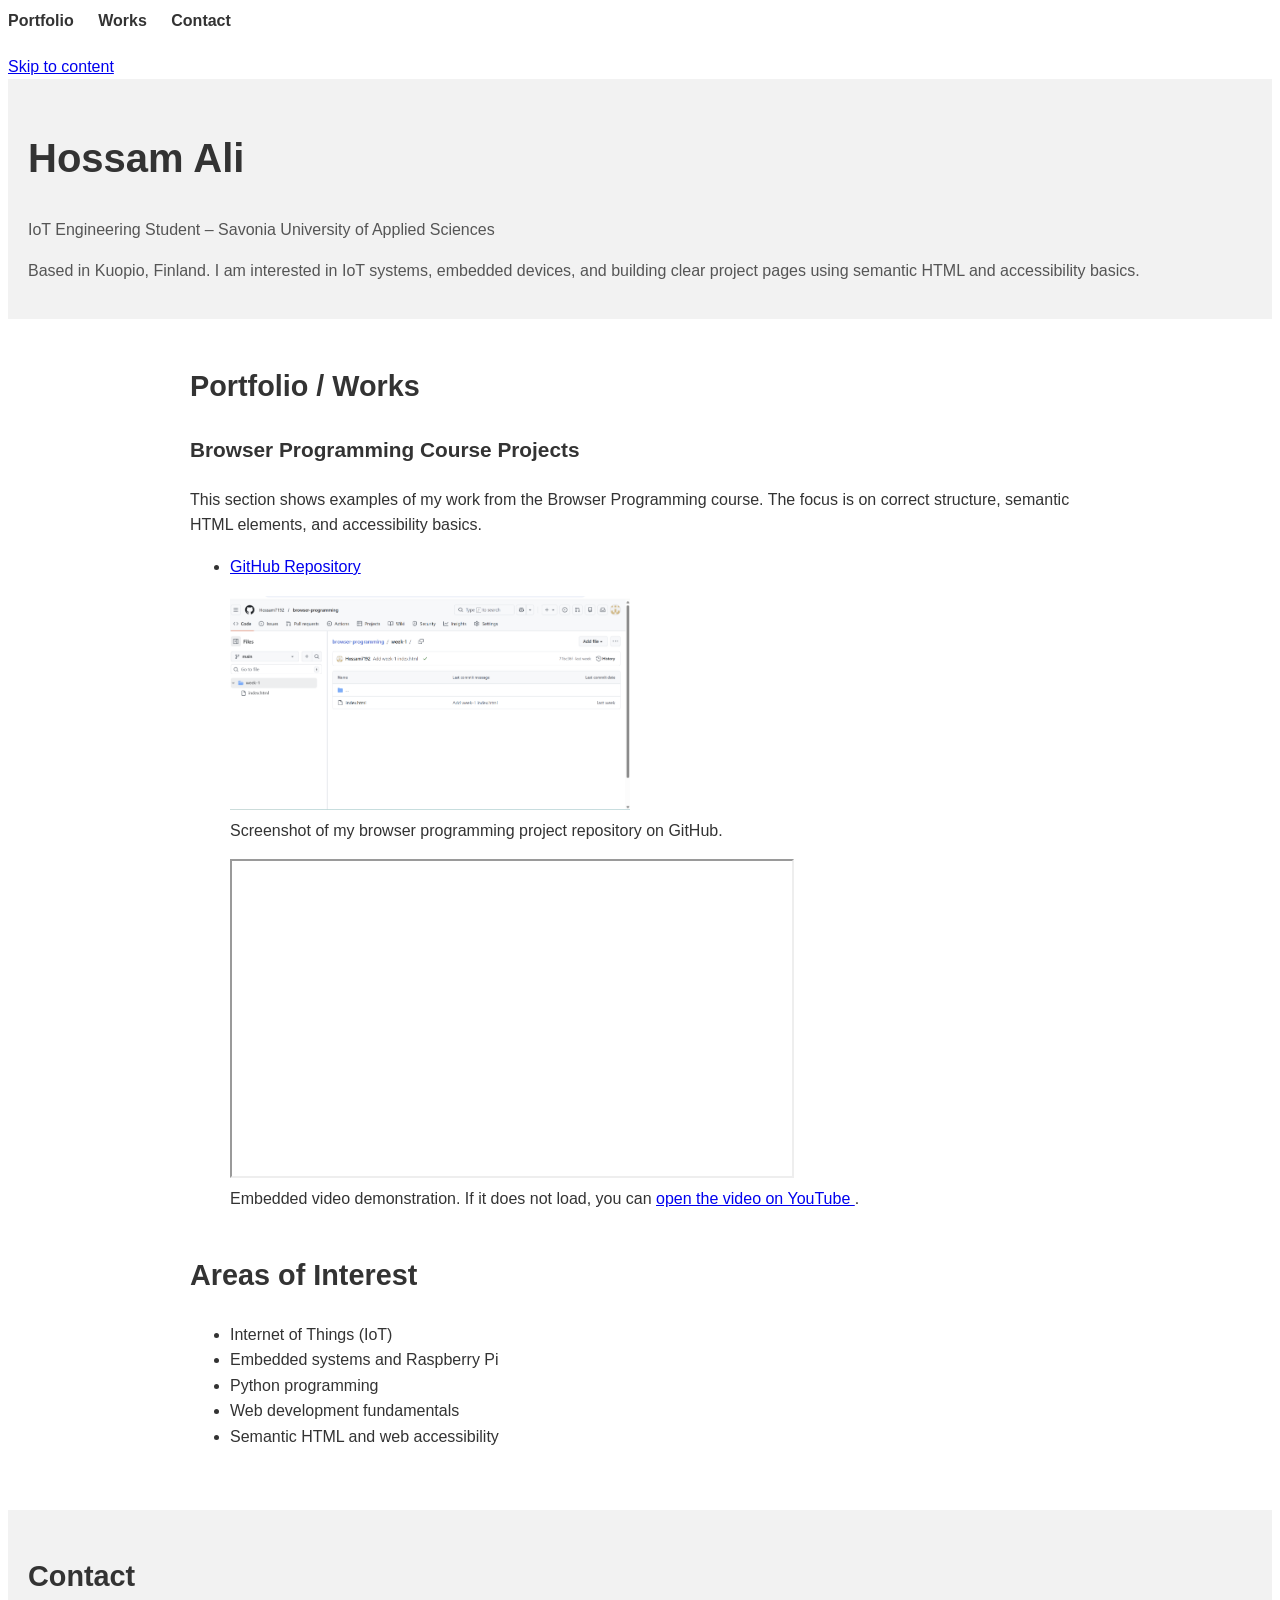
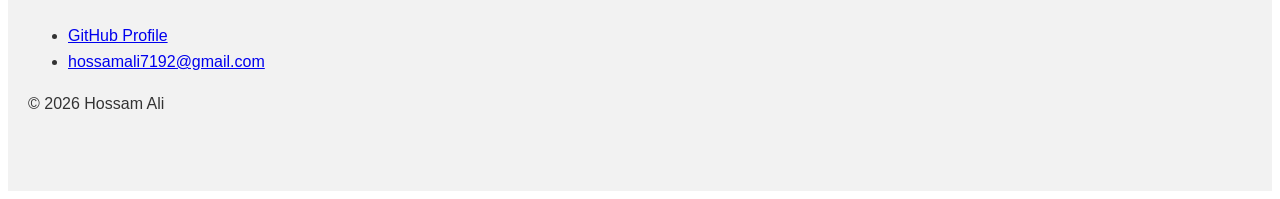
<file: L03-css-basics/index.html>
<!DOCTYPE html>
<html lang="en">
  <head>
    <meta charset="UTF-8" />
    <meta name="viewport" content="width=device-width, initial-scale=1.0" />
    <title>Hossam Ali – Semantic HTML Portfolio</title>
    <link rel="stylesheet" href="css/style.css" />
    <nav>
  <ul>
    <li><a href="#main">Portfolio</a></li>
    <li><a href="#main">Works</a></li>
    <li><a href="#contact">Contact</a></li>
  </ul>
</nav>
  </head>

  <body>
    <a href="#main">Skip to content</a>

    <header>
      <h1>Hossam Ali</h1>
      <p>IoT Engineering Student – Savonia University of Applied Sciences</p>
      <p>
        Based in Kuopio, Finland. I am interested in IoT systems, embedded
        devices, and building clear project pages using semantic HTML and
        accessibility basics.
      </p>
    </header>

    <main id="main">
      <section>
        <h2>Portfolio / Works</h2>

        <article>
          <h3>Browser Programming Course Projects</h3>

          <p>
            This section shows examples of my work from the Browser Programming
            course. The focus is on correct structure, semantic HTML elements,
            and accessibility basics.
          </p>

          <ul>
            <li>
              <a
                href="https://github.com/Hossam7192/browser-programming"
                target="_blank"
                rel="noopener"
              >
                GitHub Repository
              </a>
            </li>
          </ul>

          <figure>
            <img
              src="./images/browser-project.png"
              alt="Screenshot of my browser programming repository on GitHub."
              width="400"
            />
            <figcaption>
              Screenshot of my browser programming project repository on GitHub.
            </figcaption>
          </figure>

          <figure>
            <iframe
              width="560"
              height="315"
              src="https://www.youtube.com/embed/jNQXAC9IVRw"
              title="Embedded project demonstration video"
              allow="accelerometer; autoplay; clipboard-write; encrypted-media; gyroscope; picture-in-picture"
              allowfullscreen
            ></iframe>
            <figcaption>
              Embedded video demonstration. If it does not load, you can
              <a
                href="https://www.youtube.com/watch?v=jNQXAC9IVRw"
                target="_blank"
                rel="noopener"
              >
                open the video on YouTube
              </a>.
            </figcaption>
          </figure>
        </article>
      </section>

      <section>
        <h2>Areas of Interest</h2>
        <ul>
          <li>Internet of Things (IoT)</li>
          <li>Embedded systems and Raspberry Pi</li>
          <li>Python programming</li>
          <li>Web development fundamentals</li>
          <li>Semantic HTML and web accessibility</li>
        </ul>
      </section>
    </main>

    <footer>
      <h2>Contact</h2>
      <ul>
        <li>
          <a
            href="https://github.com/Hossam7192"
            target="_blank"
            rel="noopener"
          >
            GitHub Profile
          </a>
        </li>
        <li>
          <a href="mailto:hossamali7192@gmail.com">hossamali7192@gmail.com</a>
        </li>
      </ul>

      <p>&copy; 2026 Hossam Ali</p>
    <footer id="contact">
  </body>
</html>
</file>
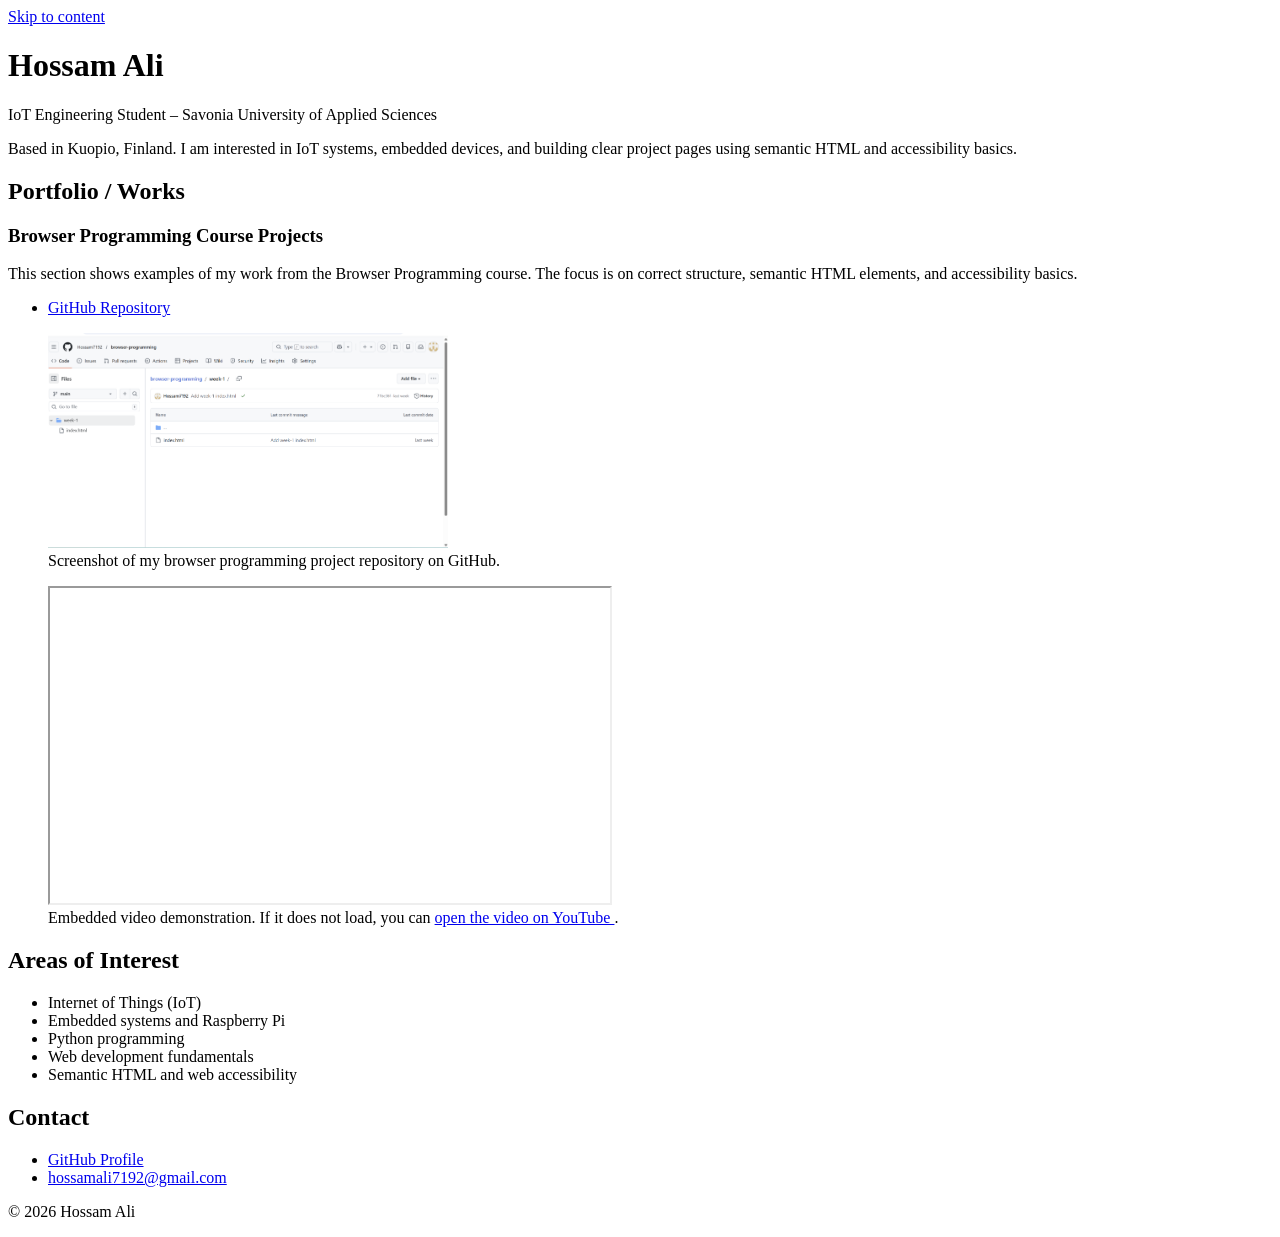
<file: lecture-02-semantic-html/index.html>
<!DOCTYPE html>
<html lang="en">
  <head>
    <meta charset="UTF-8" />
    <meta name="viewport" content="width=device-width, initial-scale=1.0" />
    <title>Hossam Ali – Semantic HTML Portfolio</title>
  </head>

  <body>
    <a href="#main">Skip to content</a>

    <header>
      <h1>Hossam Ali</h1>
      <p>IoT Engineering Student – Savonia University of Applied Sciences</p>
      <p>
        Based in Kuopio, Finland. I am interested in IoT systems, embedded
        devices, and building clear project pages using semantic HTML and
        accessibility basics.
      </p>
    </header>

    <main id="main">
      <section>
        <h2>Portfolio / Works</h2>

        <article>
          <h3>Browser Programming Course Projects</h3>

          <p>
            This section shows examples of my work from the Browser Programming
            course. The focus is on correct structure, semantic HTML elements,
            and accessibility basics.
          </p>

          <ul>
            <li>
              <a
                href="https://github.com/Hossam7192/browser-programming"
                target="_blank"
                rel="noopener"
              >
                GitHub Repository
              </a>
            </li>
          </ul>

          <figure>
            <img
              src="./images/browser-project.png"
              alt="Screenshot of my browser programming repository on GitHub."
              width="400"
            />
            <figcaption>
              Screenshot of my browser programming project repository on GitHub.
            </figcaption>
          </figure>

          <figure>
            <iframe
              width="560"
              height="315"
              src="https://www.youtube.com/embed/jNQXAC9IVRw"
              title="Embedded project demonstration video"
              allow="accelerometer; autoplay; clipboard-write; encrypted-media; gyroscope; picture-in-picture"
              allowfullscreen
            ></iframe>
            <figcaption>
              Embedded video demonstration. If it does not load, you can
              <a
                href="https://www.youtube.com/watch?v=jNQXAC9IVRw"
                target="_blank"
                rel="noopener"
              >
                open the video on YouTube
              </a>.
            </figcaption>
          </figure>
        </article>
      </section>

      <section>
        <h2>Areas of Interest</h2>
        <ul>
          <li>Internet of Things (IoT)</li>
          <li>Embedded systems and Raspberry Pi</li>
          <li>Python programming</li>
          <li>Web development fundamentals</li>
          <li>Semantic HTML and web accessibility</li>
        </ul>
      </section>
    </main>

    <footer>
      <h2>Contact</h2>
      <ul>
        <li>
          <a
            href="https://github.com/Hossam7192"
            target="_blank"
            rel="noopener"
          >
            GitHub Profile
          </a>
        </li>
        <li>
          <a href="mailto:hossamali7192@gmail.com">hossamali7192@gmail.com</a>
        </li>
      </ul>

      <p>&copy; 2026 Hossam Ali</p>
    </footer>
  </body>
</html>
</file>
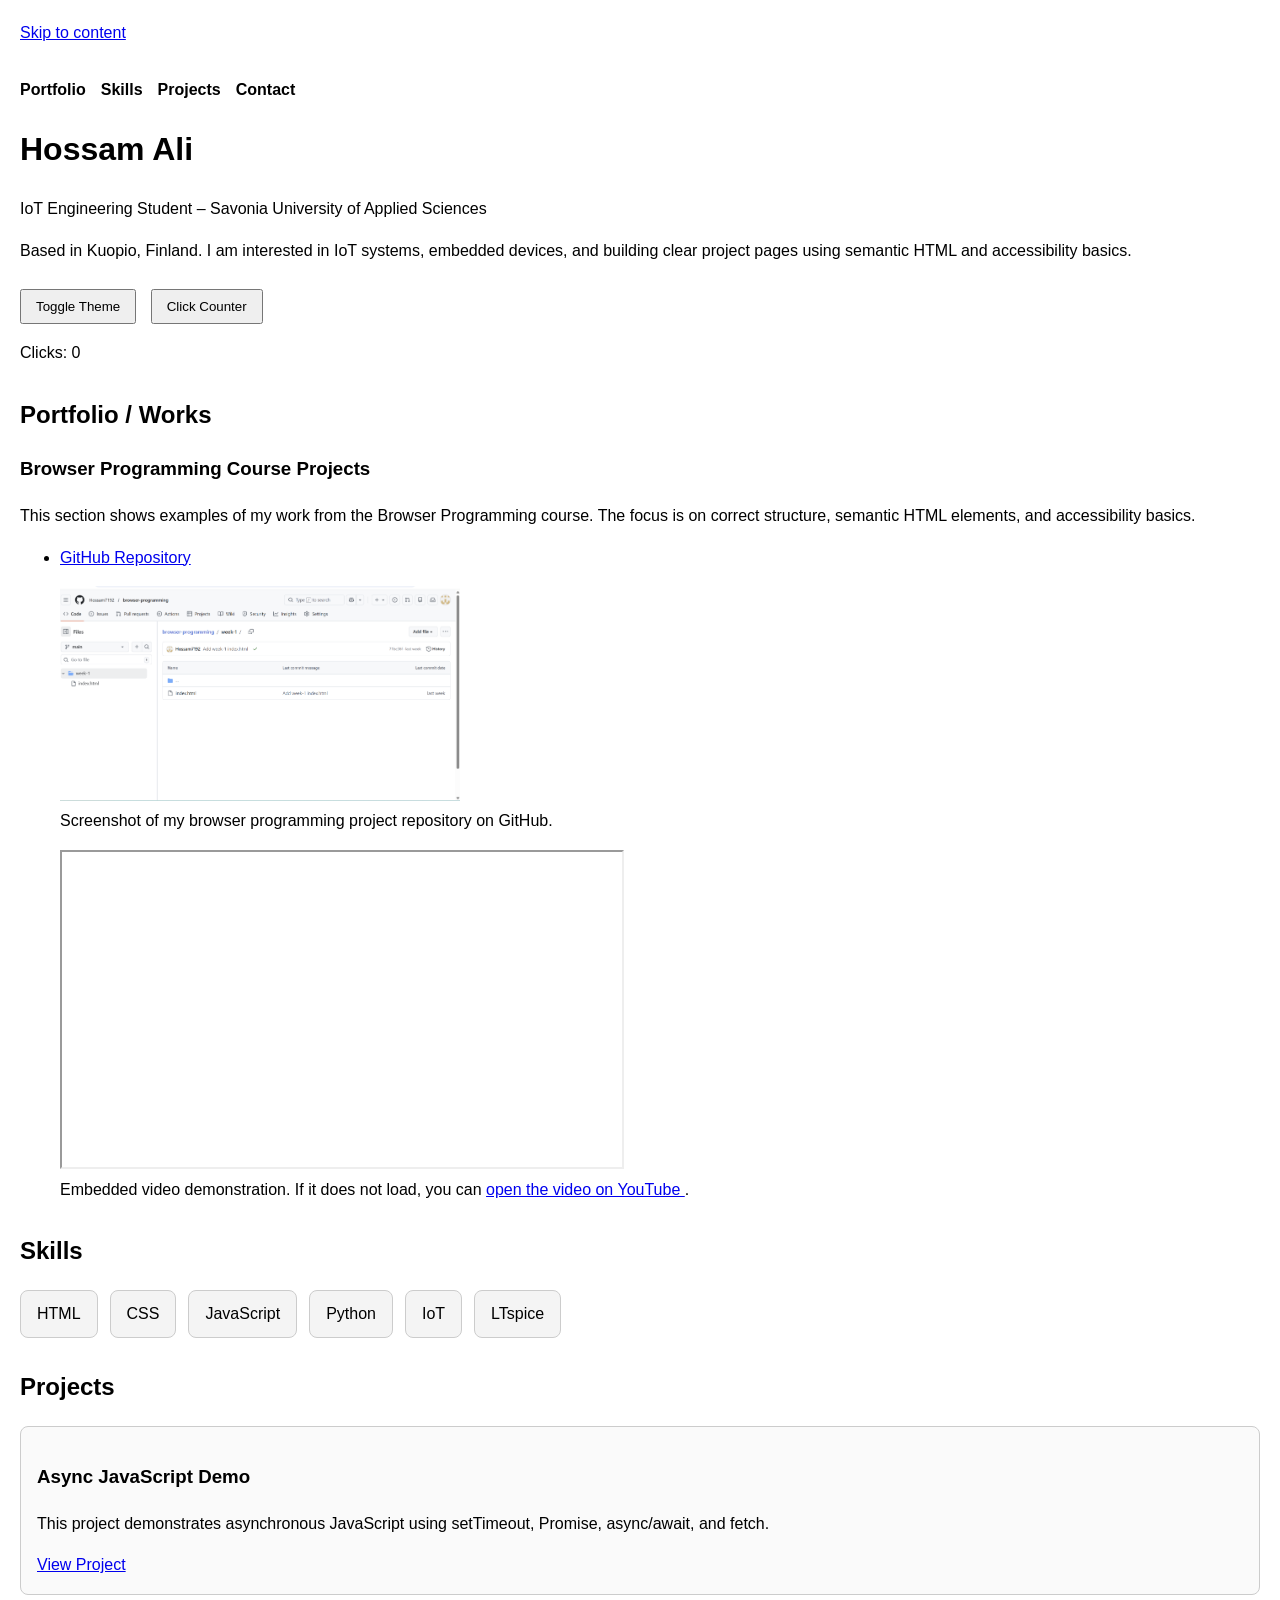
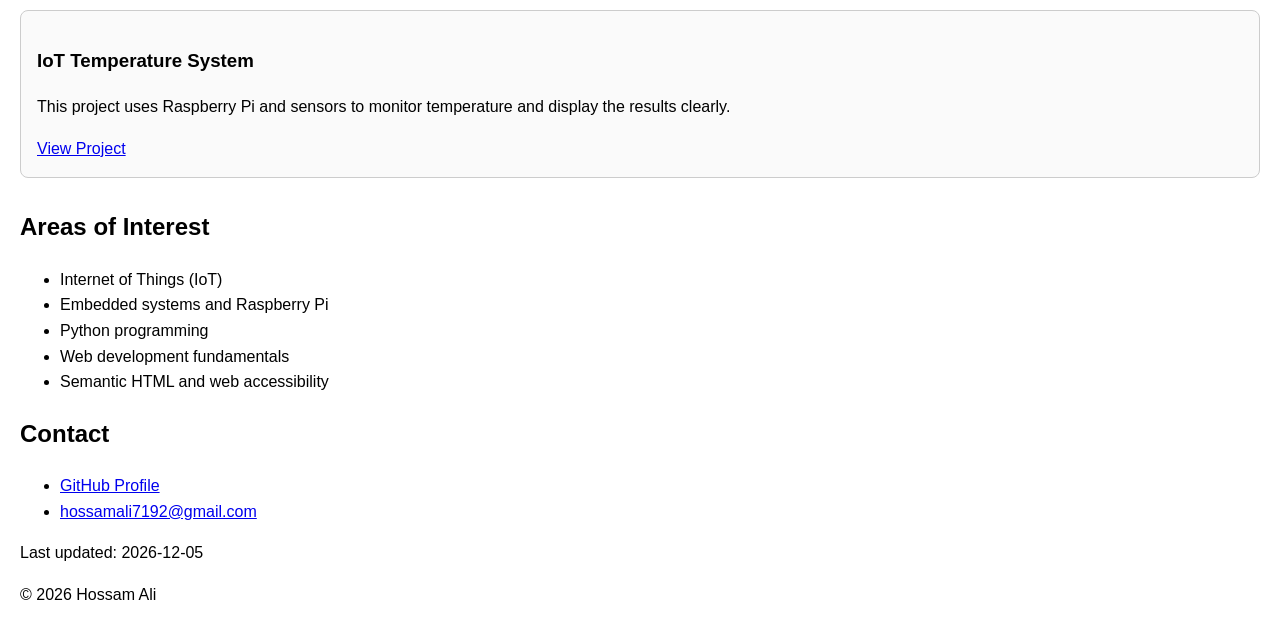
<file: Lecture-04-responsive/index.html>
<!DOCTYPE html>
<html lang="en">
  <head>
    <meta charset="UTF-8" />
    <meta name="viewport" content="width=device-width, initial-scale=1.0" />
    <title>Hossam Ali – Semantic HTML Portfolio</title>
    <link rel="stylesheet" href="style.css" />
  </head>

  <body>
    <a href="#main" class="skip-link">Skip to content</a>

    <nav>
      <ul class="nav-list">
        <li><a href="#main">Portfolio</a></li>
        <li><a href="#skills">Skills</a></li>
        <li><a href="#projects">Projects</a></li>
        <li><a href="#contact">Contact</a></li>
      </ul>
    </nav>

    <header>
      <h1>Hossam Ali</h1>
      <p>IoT Engineering Student – Savonia University of Applied Sciences</p>
      <p>
        Based in Kuopio, Finland. I am interested in IoT systems, embedded
        devices, and building clear project pages using semantic HTML and
        accessibility basics.
      </p>

      <button onclick="toggleTheme()">Toggle Theme</button>
      <button onclick="countClick()">Click Counter</button>
      <p id="clickCountText">Clicks: 0</p>
    </header>

    <main id="main">
      <section>
        <h2>Portfolio / Works</h2>

        <article>
          <h3>Browser Programming Course Projects</h3>

          <p>
            This section shows examples of my work from the Browser Programming
            course. The focus is on correct structure, semantic HTML elements,
            and accessibility basics.
          </p>

          <ul>
            <li>
              <a
                href="https://github.com/Hossam7192/browser-programming"
                target="_blank"
                rel="noopener"
              >
                GitHub Repository
              </a>
            </li>
          </ul>

          <figure>
            <img
              src="./images/browser-project.png"
              alt="Screenshot of my browser programming repository on GitHub."
              width="400"
            />
            <figcaption>
              Screenshot of my browser programming project repository on GitHub.
            </figcaption>
          </figure>

          <figure>
            <iframe
              width="560"
              height="315"
              src="https://www.youtube.com/embed/jNQXAC9IVRw"
              title="Embedded project demonstration video"
              allow="accelerometer; autoplay; clipboard-write; encrypted-media; gyroscope; picture-in-picture"
              allowfullscreen
            ></iframe>
            <figcaption>
              Embedded video demonstration. If it does not load, you can
              <a
                href="https://www.youtube.com/watch?v=jNQXAC9IVRw"
                target="_blank"
                rel="noopener"
              >
                open the video on YouTube
              </a>.
            </figcaption>
          </figure>
        </article>
      </section>

      <section id="skills">
        <h2>Skills</h2>
        <div class="skills-list">
          <div class="skill-card">HTML</div>
          <div class="skill-card">CSS</div>
          <div class="skill-card">JavaScript</div>
          <div class="skill-card">Python</div>
          <div class="skill-card">IoT</div>
          <div class="skill-card">LTspice</div>
        </div>
      </section>

      <section id="projects">
        <h2>Projects</h2>

        <article class="project-card">
          <h3>Async JavaScript Demo</h3>
          <p>
            This project demonstrates asynchronous JavaScript using setTimeout,
            Promise, async/await, and fetch.
          </p>
          <a
            href="https://github.com/Hossam7192/browser-programming"
            target="_blank"
            rel="noopener"
          >
            View Project
          </a>
        </article>

        <article class="project-card">
          <h3>IoT Temperature System</h3>
          <p>
            This project uses Raspberry Pi and sensors to monitor temperature
            and display the results clearly.
          </p>
          <a href="#" target="_blank" rel="noopener">View Project</a>
        </article>
      </section>

      <section>
        <h2>Areas of Interest</h2>
        <ul>
          <li>Internet of Things (IoT)</li>
          <li>Embedded systems and Raspberry Pi</li>
          <li>Python programming</li>
          <li>Web development fundamentals</li>
          <li>Semantic HTML and web accessibility</li>
        </ul>
      </section>
    </main>

    <footer id="contact">
      <h2>Contact</h2>
      <ul>
        <li>
          <a
            href="https://github.com/Hossam7192"
            target="_blank"
            rel="noopener"
          >
            GitHub Profile
          </a>
        </li>
        <li>
          <a href="mailto:hossamali7192@gmail.com">hossamali7192@gmail.com</a>
        </li>
      </ul>

      <p id="lastUpdated"></p>
      <p>&copy; 2026 Hossam Ali</p>
    </footer>

    <script src="script.js"></script>
  </body>
</html>
</file>
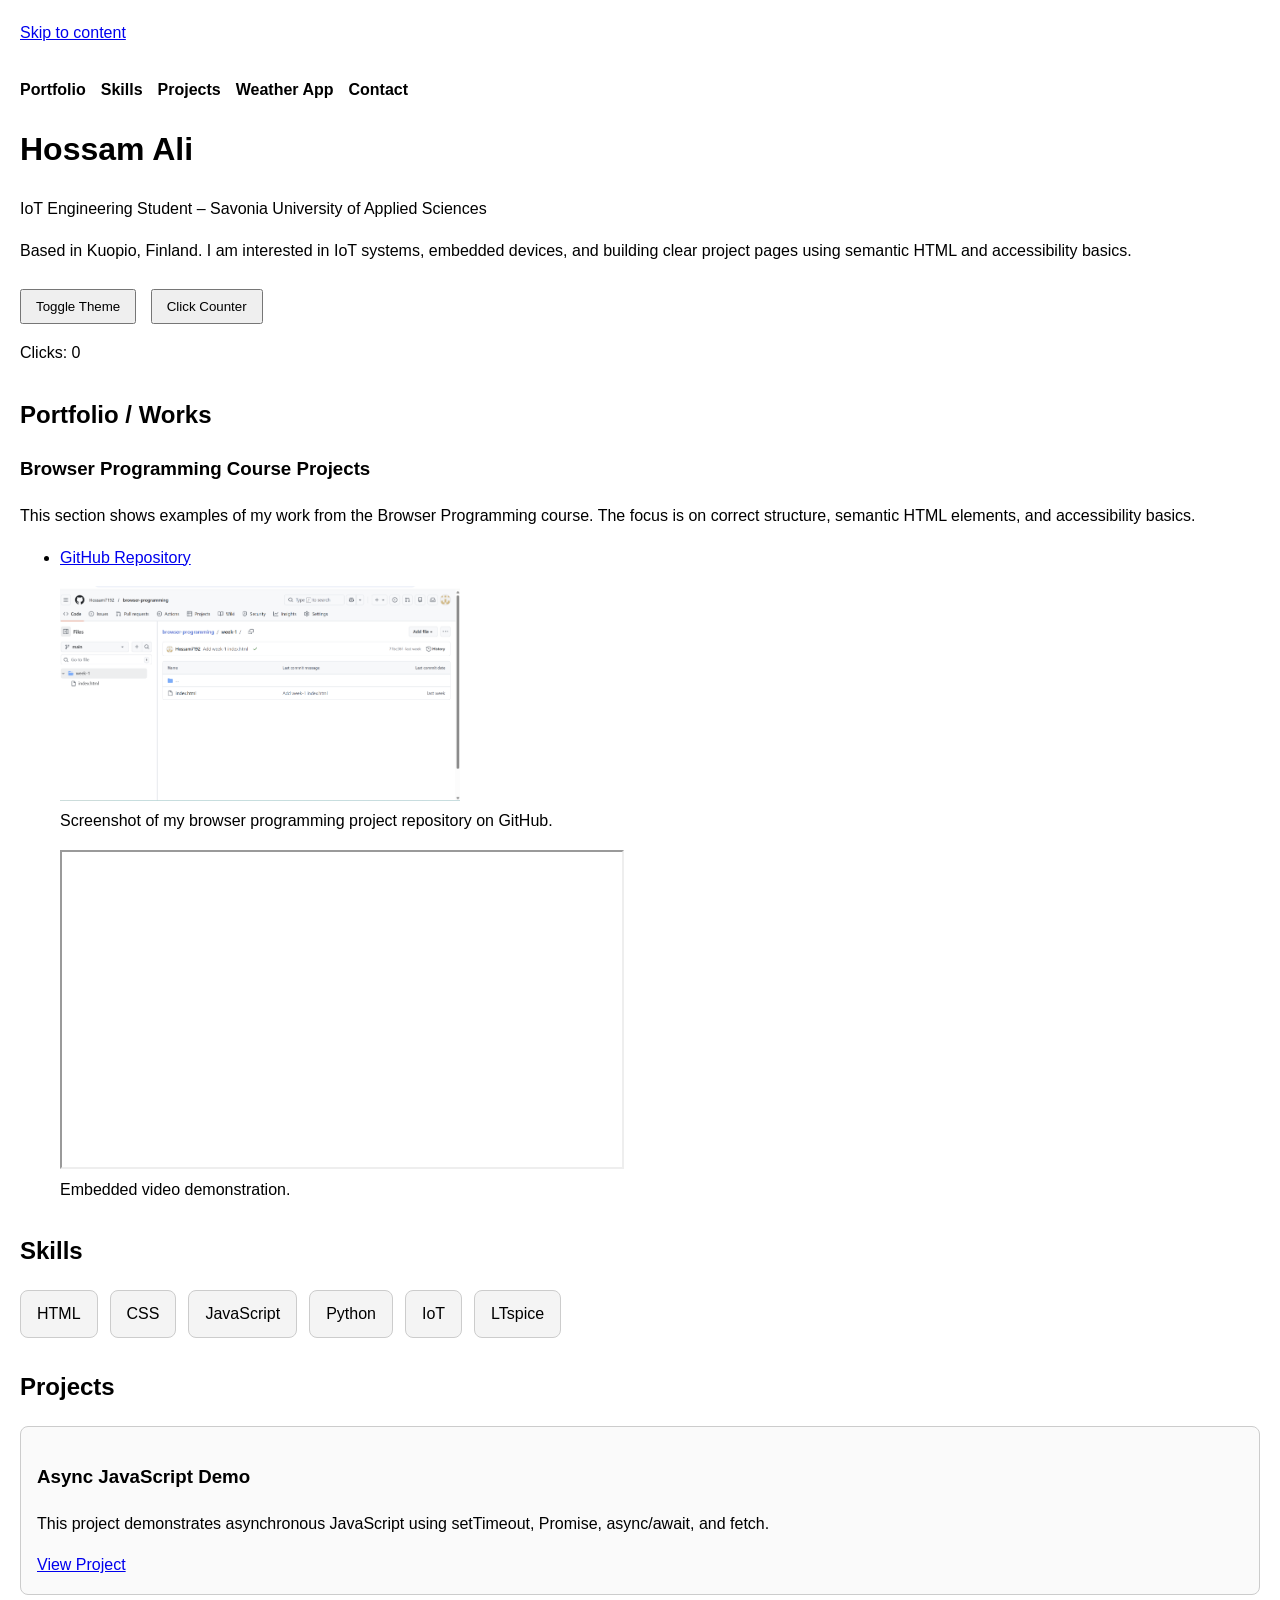
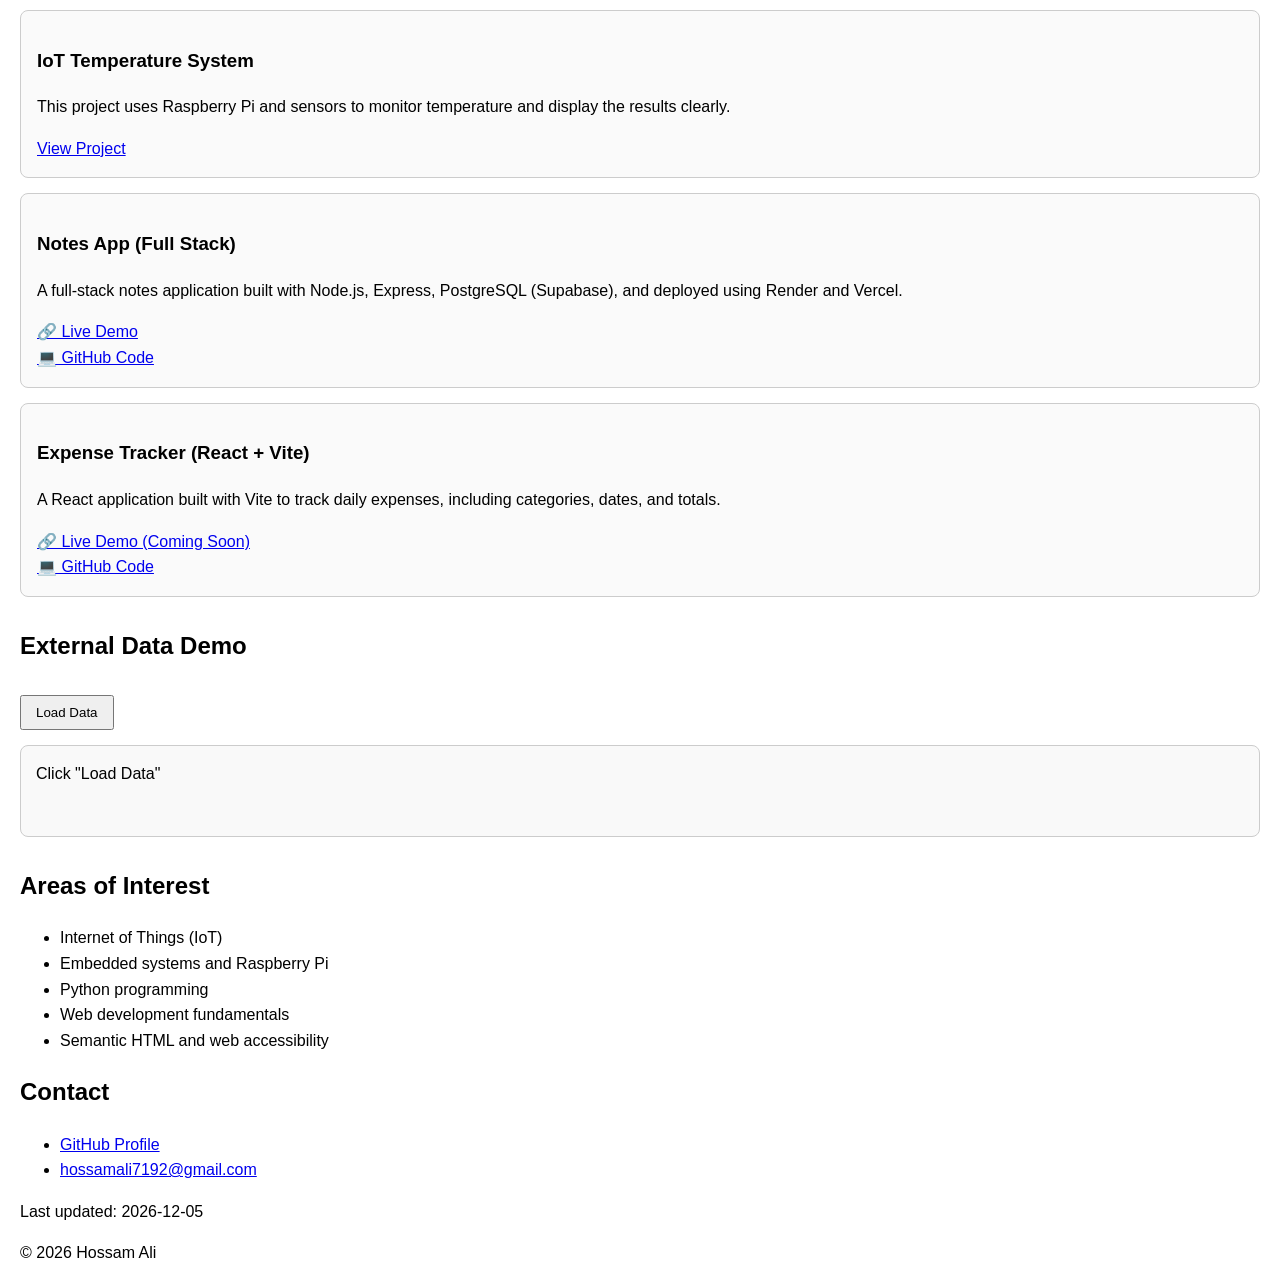
<file: Lecture-05/index.html>
<!DOCTYPE html>
<html lang="en">
  <head>
    <meta charset="UTF-8" />
    <meta name="viewport" content="width=device-width, initial-scale=1.0" />
    <title>Hossam Ali – Semantic HTML Portfolio</title>
    <link rel="stylesheet" href="exercise.css" />
  </head>

  <body>
    <a href="#main" class="skip-link">Skip to content</a>

    <nav>
      <ul class="nav-list">
        <li><a href="#main">Portfolio</a></li>
        <li><a href="#skills">Skills</a></li>
        <li><a href="#projects">Projects</a></li>
        <li><a href="weather.html">Weather App</a></li>
        <li><a href="#contact">Contact</a></li>
      </ul>
    </nav>

    <header>
      <h1>Hossam Ali</h1>
      <p>IoT Engineering Student – Savonia University of Applied Sciences</p>
      <p>
        Based in Kuopio, Finland. I am interested in IoT systems, embedded
        devices, and building clear project pages using semantic HTML and
        accessibility basics.
      </p>

      <button onclick="toggleTheme()">Toggle Theme</button>
      <button onclick="countClick()">Click Counter</button>
      <p id="clickCountText">Clicks: 0</p>
    </header>

    <main id="main">
      <section>
        <h2>Portfolio / Works</h2>

        <article>
          <h3>Browser Programming Course Projects</h3>

          <p>
            This section shows examples of my work from the Browser Programming
            course. The focus is on correct structure, semantic HTML elements,
            and accessibility basics.
          </p>

          <ul>
            <li>
              <a
                href="https://github.com/Hossam7192/browser-programming"
                target="_blank"
                rel="noopener"
              >
                GitHub Repository
              </a>
            </li>
          </ul>

          <figure>
            <img
              src="./images/browser-project.png"
              alt="Screenshot of my browser programming repository on GitHub."
              width="400"
            />
            <figcaption>
              Screenshot of my browser programming project repository on GitHub.
            </figcaption>
          </figure>

          <figure>
            <iframe
              width="560"
              height="315"
              src="https://www.youtube.com/embed/jNQXAC9IVRw"
              title="Embedded project demonstration video"
              allowfullscreen
            ></iframe>
            <figcaption>
              Embedded video demonstration.
            </figcaption>
          </figure>
        </article>
      </section>

      <section id="skills">
        <h2>Skills</h2>
        <div class="skills-list">
          <div class="skill-card">HTML</div>
          <div class="skill-card">CSS</div>
          <div class="skill-card">JavaScript</div>
          <div class="skill-card">Python</div>
          <div class="skill-card">IoT</div>
          <div class="skill-card">LTspice</div>
        </div>
      </section>

      <!-- 🔥 PROJECTS SECTION -->
      <section id="projects">
        <h2>Projects</h2>

        <!-- OLD PROJECT -->
        <article class="project-card">
          <h3>Async JavaScript Demo</h3>
          <p>
            This project demonstrates asynchronous JavaScript using setTimeout,
            Promise, async/await, and fetch.
          </p>
          <a
            href="https://github.com/Hossam7192/browser-programming"
            target="_blank"
            rel="noopener"
          >
            View Project
          </a>
        </article>

        <!-- OLD PROJECT -->
        <article class="project-card">
          <h3>IoT Temperature System</h3>
          <p>
            This project uses Raspberry Pi and sensors to monitor temperature
            and display the results clearly.
          </p>
          <a href="#" target="_blank">View Project</a>
        </article>

        <!-- ✅ NEW PROJECT -->
        <article class="project-card">
          <h3>Notes App (Full Stack)</h3>
          <p>
            A full-stack notes application built with Node.js, Express,
            PostgreSQL (Supabase), and deployed using Render and Vercel.
          </p>

          <a href="https://browser-programming-ten.vercel.app/" target="_blank">
            🔗 Live Demo
          </a>
          <br />
          <a
            href="https://github.com/Hossam7192/browser-programming"
            target="_blank"
          >
            💻 GitHub Code
          </a>
        </article>

        <!-- ✅ NEW PROJECT -->
        <article class="project-card">
          <h3>Expense Tracker (React + Vite)</h3>
          <p>
            A React application built with Vite to track daily expenses,
            including categories, dates, and totals.
          </p>

          <a href="#" target="_blank">
            🔗 Live Demo (Coming Soon)
          </a>
          <br />
          <a href="https://github.com/Hossam7192" target="_blank">
            💻 GitHub Code
          </a>
        </article>
      </section>

      <section id="external-data">
        <h2>External Data Demo</h2>
        <button id="loadDataBtn">Load Data</button>
        <div id="apiOutput">Click "Load Data"</div>
      </section>

      <section>
        <h2>Areas of Interest</h2>
        <ul>
          <li>Internet of Things (IoT)</li>
          <li>Embedded systems and Raspberry Pi</li>
          <li>Python programming</li>
          <li>Web development fundamentals</li>
          <li>Semantic HTML and web accessibility</li>
        </ul>
      </section>
    </main>

    <footer id="contact">
      <h2>Contact</h2>
      <ul>
        <li>
          <a
            href="https://github.com/Hossam7192"
            target="_blank"
          >
            GitHub Profile
          </a>
        </li>
        <li>
          <a href="mailto:hossamali7192@gmail.com">
            hossamali7192@gmail.com
          </a>
        </li>
      </ul>

      <p id="lastUpdated"></p>
      <p>&copy; 2026 Hossam Ali</p>
    </footer>

    <script src="exercise.js"></script>
  </body>
</html>
</file>
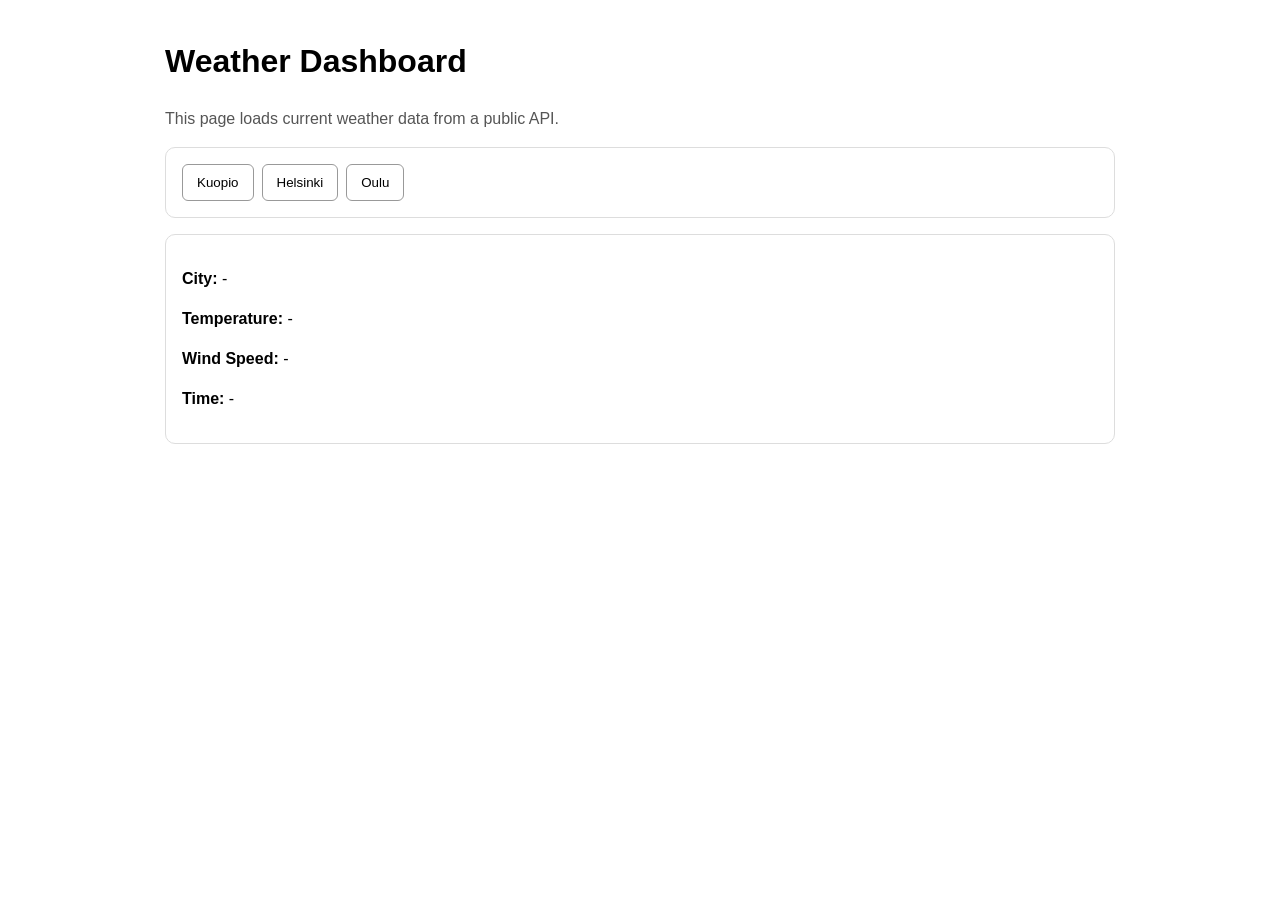
<file: lecture-7weather/index.html>
<!DOCTYPE html>
<html lang="en">
<head>
    <meta charset="UTF-8">
    <title>Weather Dashboard</title>
    <link rel="stylesheet" href="exercise.css">
</head>
<body>

    <div class="container">
        <h1>Weather Dashboard</h1>

        <p class="subtitle">This page loads current weather data from a public API.</p>

        <div class="row card">
            <button id="btnKuopio">Kuopio</button>
            <button id="btnHelsinki">Helsinki</button>
            <button id="btnOulu">Oulu</button>
        </div>

        <div id="weatherBox" class="card">
            <p><strong>City:</strong> <span id="city">-</span></p>
            <p><strong>Temperature:</strong> <span id="temperature">-</span></p>
            <p><strong>Wind Speed:</strong> <span id="wind">-</span></p>
            <p><strong>Time:</strong> <span id="time">-</span></p>
        </div>

        <pre id="output"></pre>
    </div>

    <script src="script.js"></script>
</body>
</html>
</file>
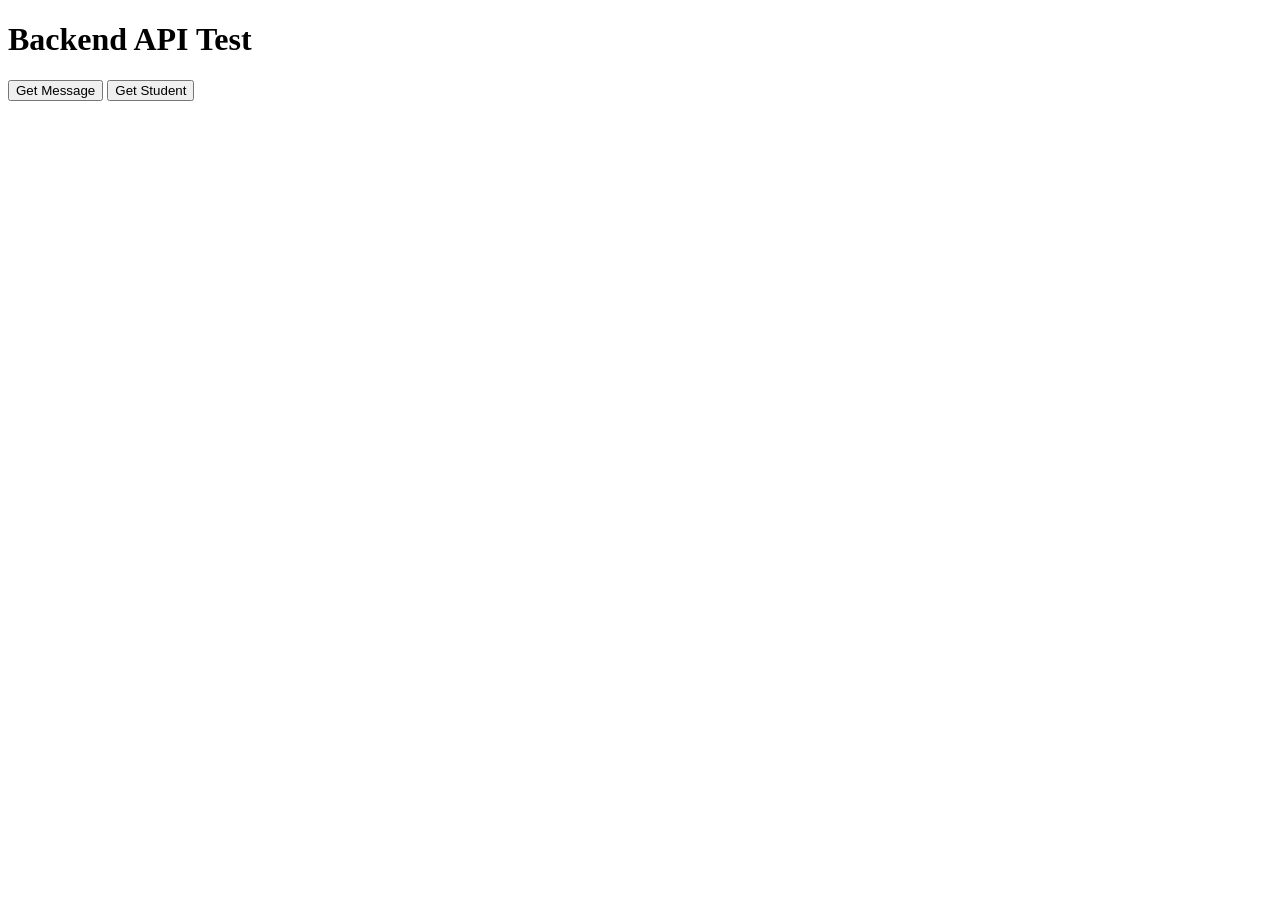
<file: lecture-9-backend/index.html>
<!DOCTYPE html>
<html>
<head>
  <meta charset="UTF-8" />
  <meta name="viewport" content="width=device-width, initial-scale=1.0" />
  <title>Backend Test</title>
</head>
<body>

  <h1>Backend API Test</h1>

  <button onclick="getMessage()">Get Message</button>
  <button onclick="getStudent()">Get Student</button>

  <p id="output"></p>

  <script src="script.js"></script>

</body>
</html>
</file>
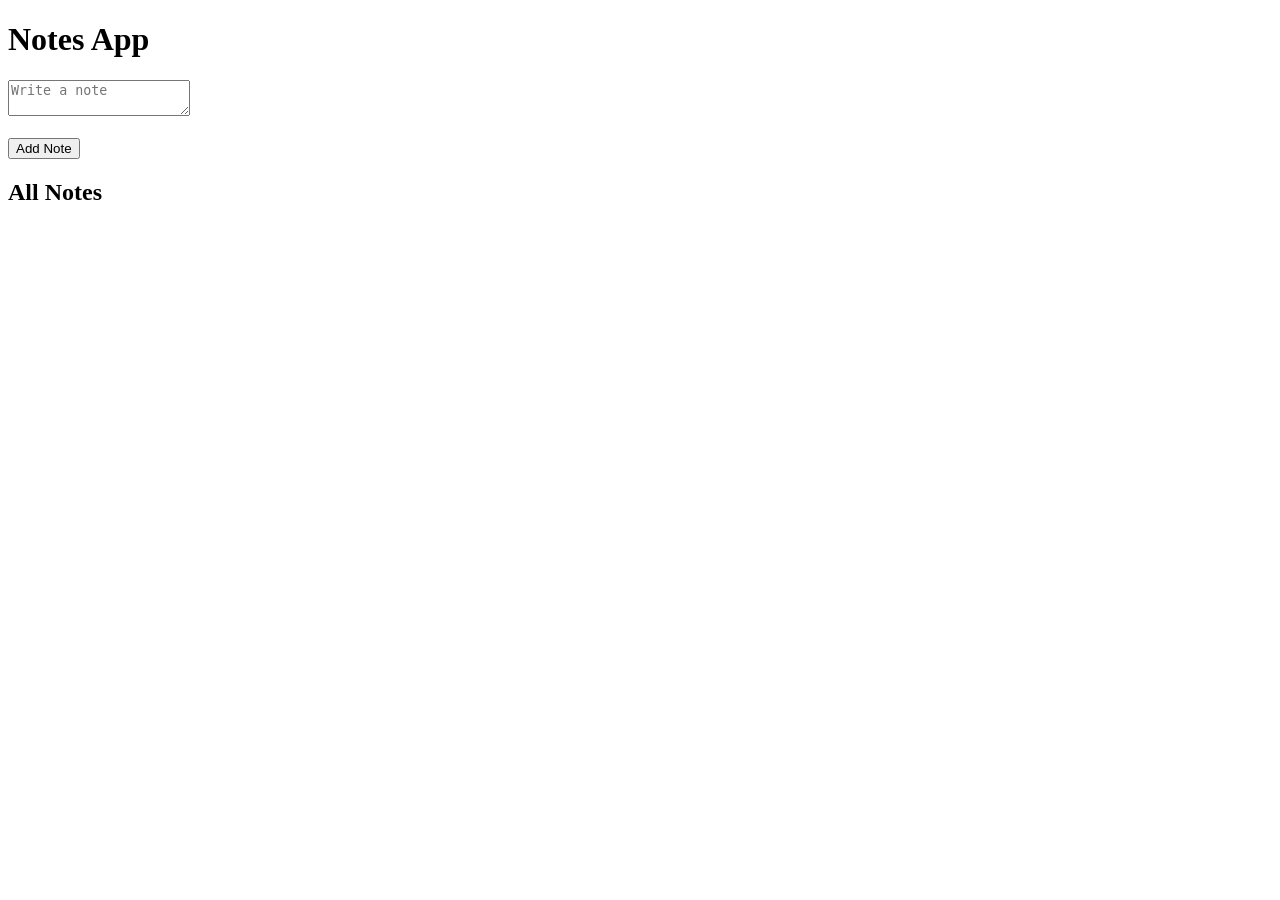
<file: notes-app/frontend/index.html>
<!DOCTYPE html>
<html lang="en">
<head>
  <meta charset="UTF-8" />
  <meta name="viewport" content="width=device-width, initial-scale=1.0" />
  <title>Notes App</title>
</head>
<body>
  <h1>Notes App</h1>

  <textarea id="noteInput" placeholder="Write a note"></textarea>
  <br><br>

  <button onclick="addNote()">Add Note</button>

  <h2>All Notes</h2>
  <div id="notesList"></div>

  <script src="script.js"></script>
</body>
</html>
</file>
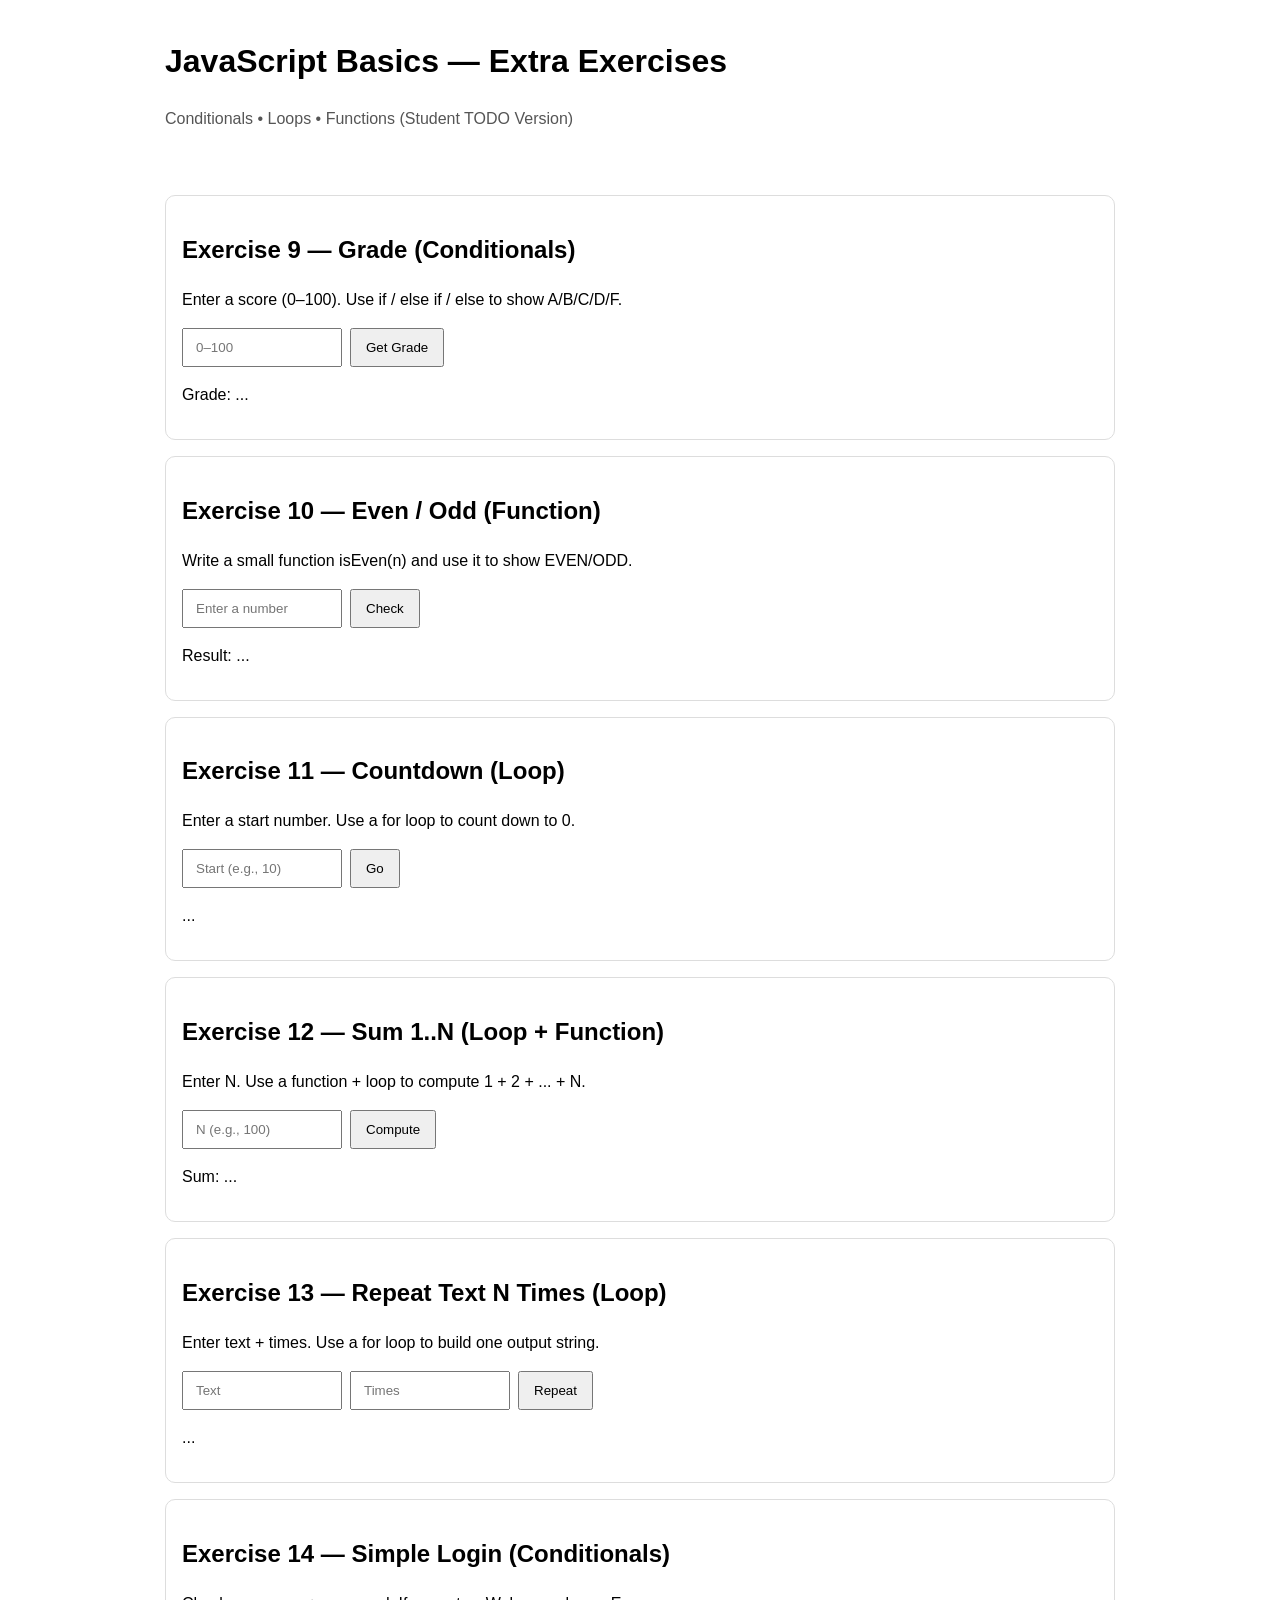
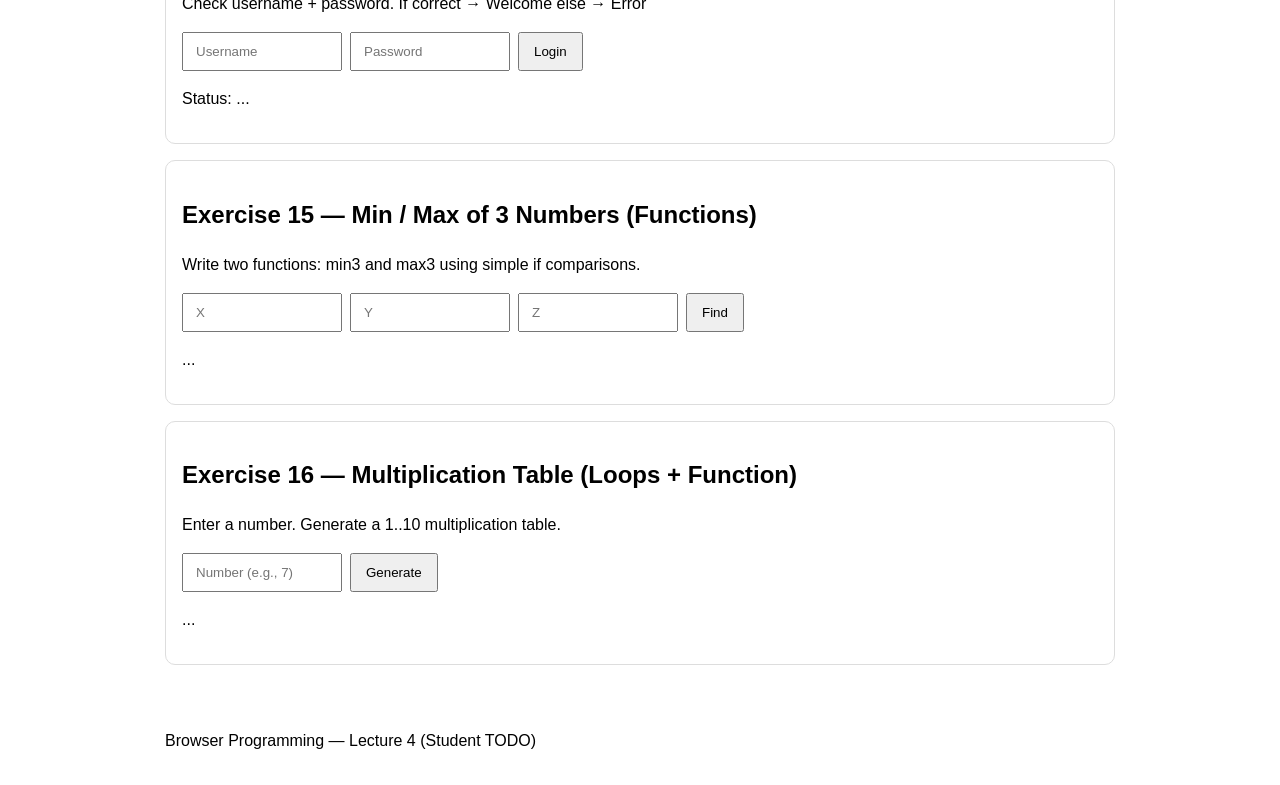
<file: L04-js-basics-in-class/exercise.html>
<!DOCTYPE html>
<html lang="en">

<head>
<meta charset="UTF-8">
<meta name="viewport" content="width=device-width, initial-scale=1.0">

<title>L04 — JS Exercises (Student TODO)</title>

<link rel="stylesheet" href="exercise.css">

</head>

<body>

<header class="container">
<h1>JavaScript Basics — Extra Exercises</h1>
<p class="subtitle">Conditionals • Loops • Functions (Student TODO Version)</p>
</header>


<main class="container">


<!-- Exercise 9 -->
<section class="card">

<h2>Exercise 9 — Grade (Conditionals)</h2>

<p class="hint">
Enter a score (0–100). Use if / else if / else to show A/B/C/D/F.
</p>

<div class="row">
<input id="scoreInput" type="number" placeholder="0–100">
<button id="btnGrade">Get Grade</button>
</div>

<p id="gradeOut">Grade: ...</p>

</section>



<!-- Exercise 10 -->
<section class="card">

<h2>Exercise 10 — Even / Odd (Function)</h2>

<p class="hint">
Write a small function isEven(n) and use it to show EVEN/ODD.
</p>

<div class="row">
<input id="numEvenOdd" type="number" placeholder="Enter a number">
<button id="btnEvenOdd">Check</button>
</div>

<p id="evenOddOut">Result: ...</p>

</section>



<!-- Exercise 11 -->
<section class="card">

<h2>Exercise 11 — Countdown (Loop)</h2>

<p class="hint">
Enter a start number. Use a for loop to count down to 0.
</p>

<div class="row">
<input id="countdownInput" type="number" placeholder="Start (e.g., 10)">
<button id="btnCountdown">Go</button>
</div>

<p id="countdownOut">...</p>

</section>



<!-- Exercise 12 -->
<section class="card">

<h2>Exercise 12 — Sum 1..N (Loop + Function)</h2>

<p class="hint">
Enter N. Use a function + loop to compute 1 + 2 + ... + N.
</p>

<div class="row">
<input id="nSumInput" type="number" placeholder="N (e.g., 100)">
<button id="btnSumN">Compute</button>
</div>

<p id="sumNOut">Sum: ...</p>

</section>



<!-- Exercise 13 -->
<section class="card">

<h2>Exercise 13 — Repeat Text N Times (Loop)</h2>

<p class="hint">
Enter text + times. Use a for loop to build one output string.
</p>

<div class="row">
<input id="repeatText" type="text" placeholder="Text">
<input id="repeatCount" type="number" placeholder="Times">
<button id="btnRepeat">Repeat</button>
</div>

<p id="repeatOut">...</p>

</section>



<!-- Exercise 14 -->
<section class="card">

<h2>Exercise 14 — Simple Login (Conditionals)</h2>

<p class="hint">
Check username + password. If correct → Welcome else → Error
</p>

<div class="row">
<input id="loginUser" type="text" placeholder="Username">
<input id="loginPass" type="password" placeholder="Password">
<button id="btnLogin">Login</button>
</div>

<p id="loginOut">Status: ...</p>

</section>



<!-- Exercise 15 -->
<section class="card">

<h2>Exercise 15 — Min / Max of 3 Numbers (Functions)</h2>

<p class="hint">
Write two functions: min3 and max3 using simple if comparisons.
</p>

<div class="row">
<input id="x" type="number" placeholder="X">
<input id="y" type="number" placeholder="Y">
<input id="z" type="number" placeholder="Z">

<button id="btnMinMax">Find</button>
</div>

<p id="minMaxOut">...</p>

</section>



<!-- Exercise 16 -->
<section class="card">

<h2>Exercise 16 — Multiplication Table (Loops + Function)</h2>

<p class="hint">
Enter a number. Generate a 1..10 multiplication table.
</p>

<div class="row">
<input id="tableN" type="number" placeholder="Number (e.g., 7)">
<button id="btnTable">Generate</button>
</div>

<p id="tableOut">...</p>

</section>


</main>



<footer class="container">
<p>Browser Programming — Lecture 4 (Student TODO)</p>
</footer>


<script src="exercise.js"></script>

</body>
</html>
</file>
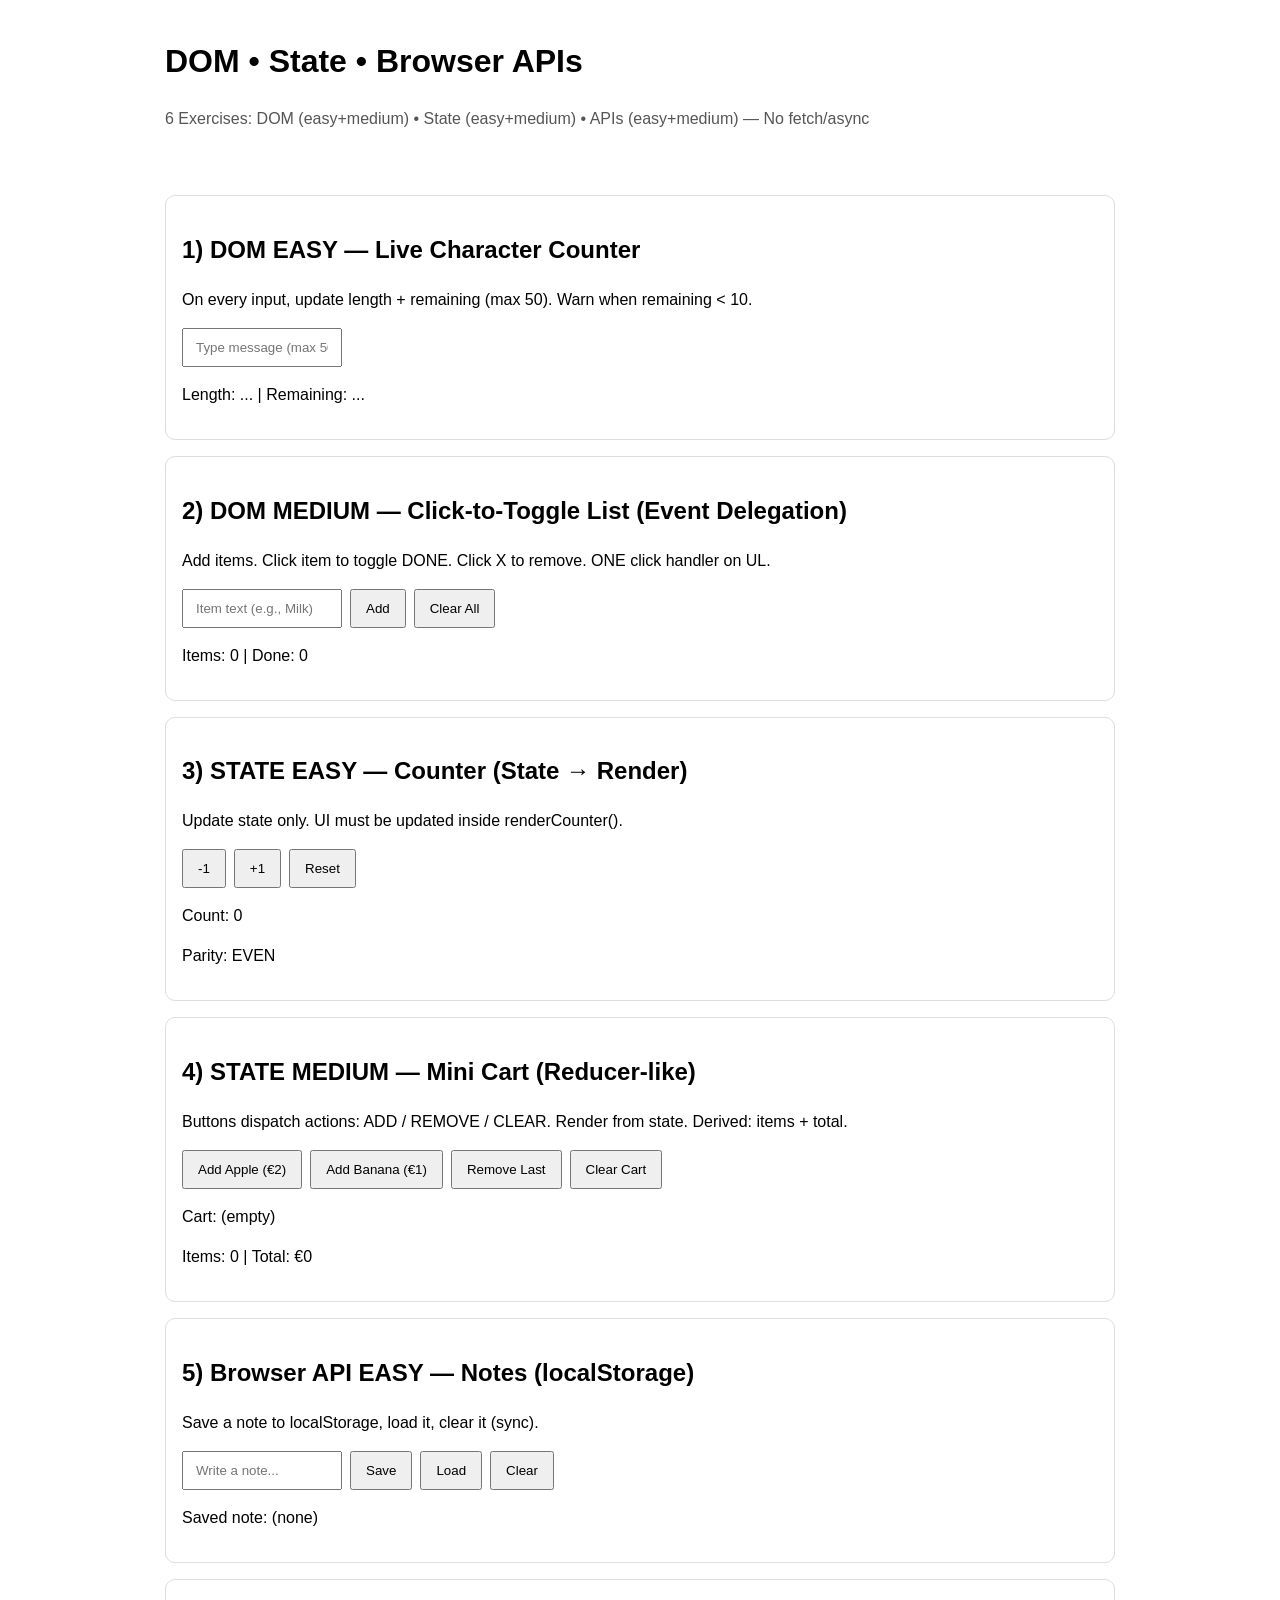
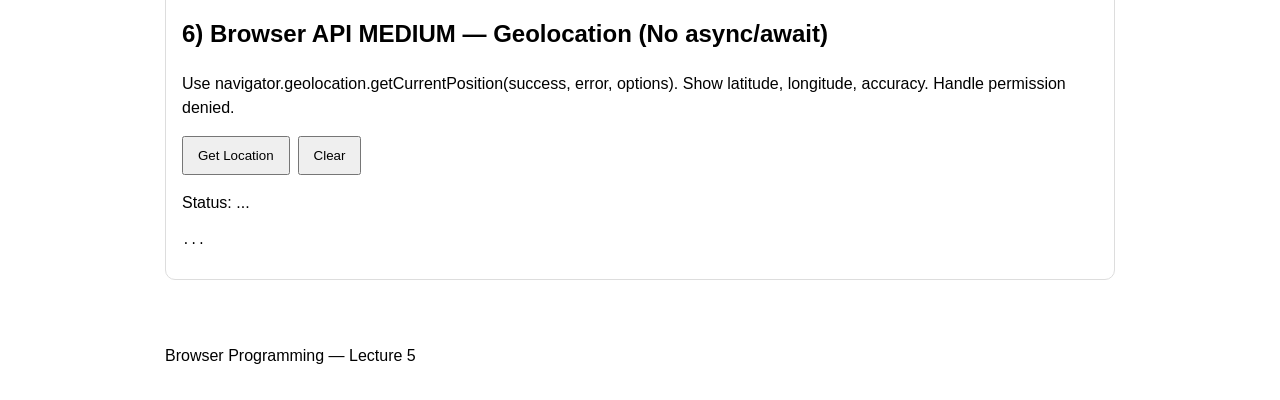
<file: L05-dom-state-apis-in-class/exercise.html>
<!DOCTYPE html>
<html lang="en">
<head>
  <meta charset="UTF-8" />
  <meta name="viewport" content="width=device-width, initial-scale=1.0" />
  <title>L05 — DOM • State • Browser APIs (Teacher)</title>
  <link rel="stylesheet" href="exercise.css" />
</head>

<body>
  <header class="container">
    <h1>DOM • State • Browser APIs</h1>
    <p class="subtitle">6 Exercises: DOM (easy+medium) • State (easy+medium) • APIs (easy+medium) — No fetch/async</p>
  </header>

  <main class="container">

    <!-- 1) DOM EASY -->
    <section class="card">
      <h2>1) DOM EASY — Live Character Counter</h2>
      <p class="hint">On every input, update length + remaining (max 50). Warn when remaining &lt; 10.</p>
      <div class="row">
        <input id="msgInput" type="text" placeholder="Type message (max 50 chars)" />
      </div>
      <p id="msgStats">Length: ... | Remaining: ...</p>
    </section>

    <!-- 2) DOM MEDIUM -->
    <section class="card">
      <h2>2) DOM MEDIUM — Click-to-Toggle List (Event Delegation)</h2>
      <p class="hint">Add items. Click item to toggle DONE. Click X to remove. ONE click handler on UL.</p>
      <div class="row">
        <input id="itemInput" type="text" placeholder="Item text (e.g., Milk)" />
        <button id="btnAddItem">Add</button>
        <button id="btnClearItems">Clear All</button>
      </div>
      <ul id="itemList"></ul>
      <p id="listStats">Items: ... | Done: ...</p>
    </section>

    <!-- 3) STATE EASY -->
    <section class="card">
      <h2>3) STATE EASY — Counter (State → Render)</h2>
      <p class="hint">Update state only. UI must be updated inside renderCounter().</p>
      <div class="row">
        <button id="btnMinus">-1</button>
        <button id="btnPlus">+1</button>
        <button id="btnZero">Reset</button>
      </div>
      <p id="countOut">Count: ...</p>
      <p id="parityOut">Parity: ...</p>
    </section>

    <!-- 4) STATE MEDIUM -->
    <section class="card">
      <h2>4) STATE MEDIUM — Mini Cart (Reducer-like)</h2>
      <p class="hint">Buttons dispatch actions: ADD / REMOVE / CLEAR. Render from state. Derived: items + total.</p>
      <div class="row">
        <button id="btnAddApple">Add Apple (€2)</button>
        <button id="btnAddBanana">Add Banana (€1)</button>
        <button id="btnRemoveLast">Remove Last</button>
        <button id="btnCartClear">Clear Cart</button>
      </div>
      <p id="cartOut">Cart: ...</p>
      <p id="cartTotals">Items: ... | Total: ...</p>
    </section>

    <!-- 5) API EASY (localStorage) -->
    <section class="card">
      <h2>5) Browser API EASY — Notes (localStorage)</h2>
      <p class="hint">Save a note to localStorage, load it, clear it (sync).</p>
      <div class="row">
        <input id="noteInput" type="text" placeholder="Write a note..." />
        <button id="btnSaveNote">Save</button>
        <button id="btnLoadNote">Load</button>
        <button id="btnClearNote">Clear</button>
      </div>
      <p id="noteOut">Saved note: ...</p>
    </section>

    <!-- 6) API MEDIUM (Geolocation, callback) -->
    <section class="card">
      <h2>6) Browser API MEDIUM — Geolocation (No async/await)</h2>
      <p class="hint">
        Use navigator.geolocation.getCurrentPosition(success, error, options).
        Show latitude, longitude, accuracy. Handle permission denied.
      </p>
      <div class="row">
        <button id="btnGetLocation">Get Location</button>
        <button id="btnClearLocation">Clear</button>
      </div>
      <p id="geoStatus">Status: ...</p>
      <pre id="geoOut">...</pre>
    </section>

  </main>

  <footer class="container">
    <p>Browser Programming — Lecture 5</p>
  </footer>

  <script src="exercise.js"></script>
</body>
</html>
</file>
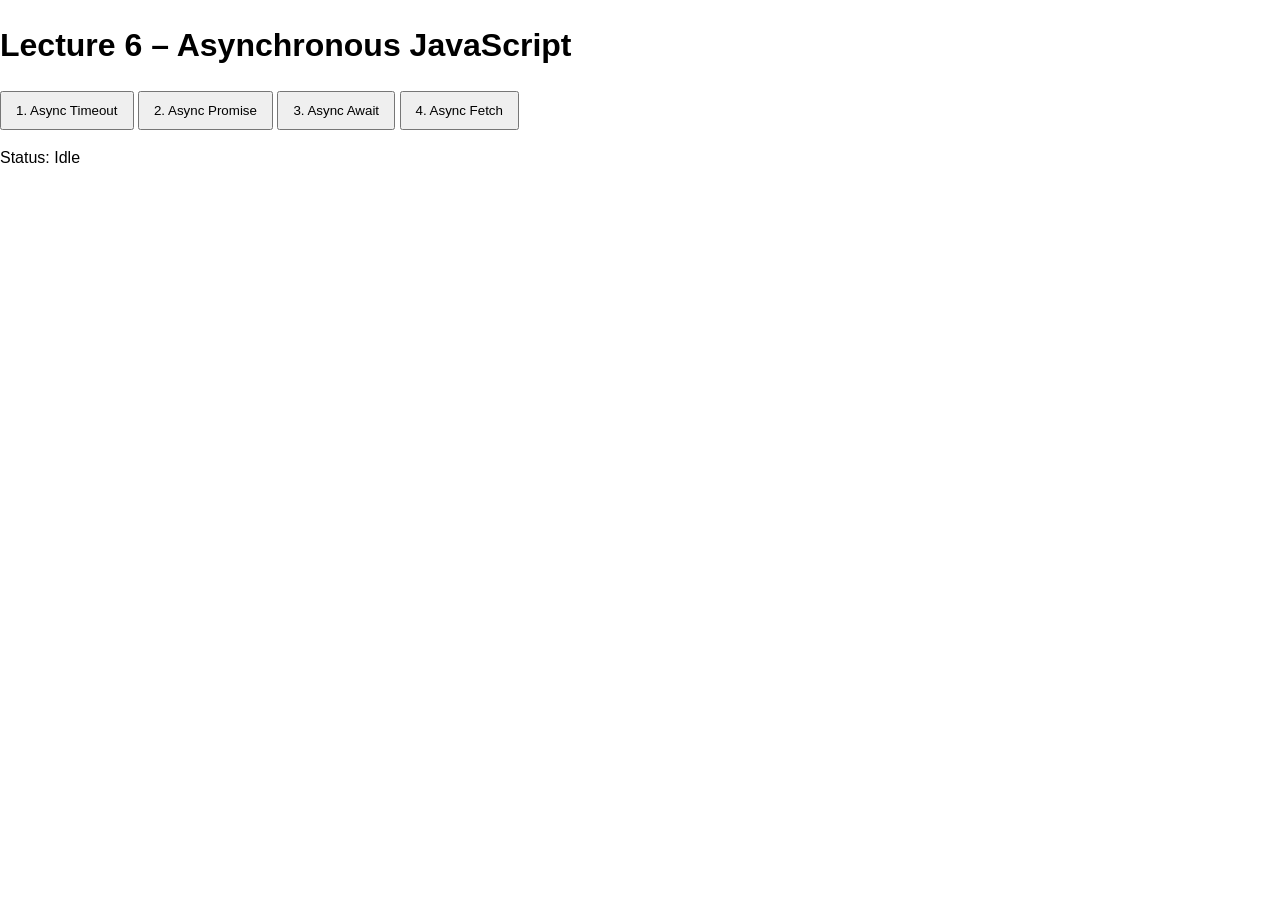
<file: L06-async-basics-in-class/exercise.html>
<!DOCTYPE html>
<html lang="en">
<head>
    <meta charset="UTF-8">
    <title>Lecture 6 – Async Basics</title>
    <link rel="stylesheet" href="exercise.css">
</head>
<body>

<h1>Lecture 6 – Asynchronous JavaScript</h1>

<button id="btnTimeout"> 1. Async Timeout</button>
<button id="btnPromise"> 2. Async Promise</button>
<button id="btnAwait"> 3. Async Await</button>
<button id="btnFetch"> 4. Async Fetch</button>

<p id="status">Status: Idle</p>
<pre id="output"></pre>

<script src="exercise.js"></script>
</body>
</html>
</file>
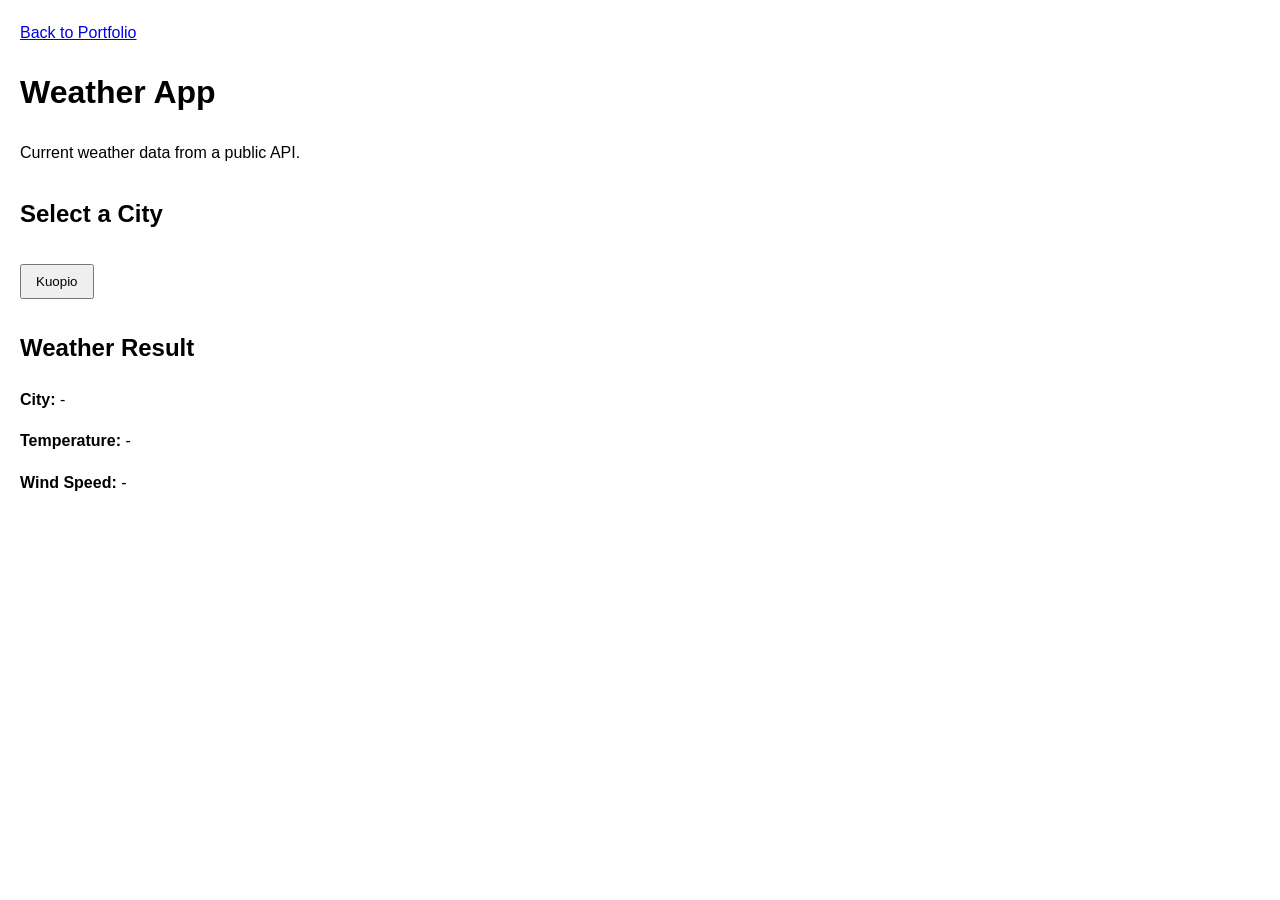
<file: Lecture-05/weather.html>
<!DOCTYPE html>
<html lang="en">
<head>
  <meta charset="UTF-8" />
  <meta name="viewport" content="width=device-width, initial-scale=1.0" />
  <title>Weather App</title>
  <link rel="stylesheet" href="exercise.css" />
</head>
<body>
  <nav>
    <a href="index.html">Back to Portfolio</a>
  </nav>

  <header>
    <h1>Weather App</h1>
    <p>Current weather data from a public API.</p>
  </header>

  <main>
    <section>
      <h2>Select a City</h2>
      <button id="btnKuopio">Kuopio</button>
    </section>

    <section id="weatherBox">
      <h2>Weather Result</h2>
      <p><strong>City:</strong> <span id="city">-</span></p>
      <p><strong>Temperature:</strong> <span id="temperature">-</span></p>
      <p><strong>Wind Speed:</strong> <span id="wind">-</span></p>
    </section>

    <pre id="output"></pre>
  </main>

  <script src="weather.js"></script>
</body>
</html>
</file>
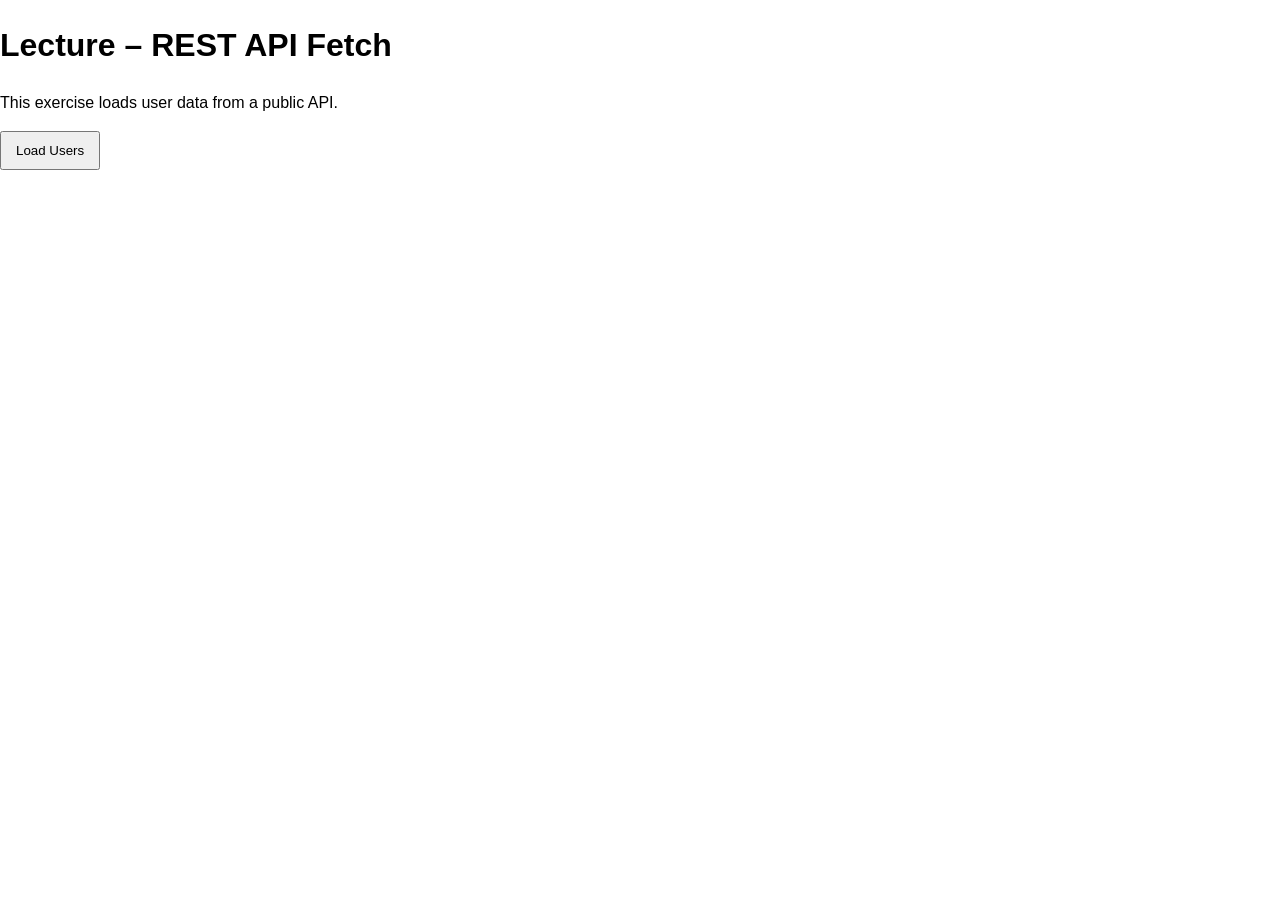
<file: Lecture-7-Data Formats-APIs/exercise.html>
<!DOCTYPE html>
<html lang="en">
<head>
  <meta charset="UTF-8">
  <title>Lecture – REST API Fetch</title>
  <link rel="stylesheet" href="exercise.css">
</head>
<body>

  <h1>Lecture – REST API Fetch</h1>

  <p>This exercise loads user data from a public API.</p>

  <button id="btnLoadUsers">Load Users</button>

  <ul id="userList"></ul>

  <pre id="output"></pre>

  <script src="exercise.js"></script>
</body>
</html>
</file>
<file: L03-css-basics/css/style.css>
/* 1️⃣ Element selector */
body {
  font-family: Arial, sans-serif;
  line-height: 1.6;
  color: #333;
}

/* 2️⃣ Headings sizes */
h1 {
  font-size: 2.5rem;
}

h2 {
  font-size: 1.8rem;
}

h3 {
  font-size: 1.3rem;
}

/* 3️⃣ Header paragraph color */
header p {
  color: #555;
}

/* 4️⃣ Main padding */
#main {
  padding: 20px;
}

/* 5️⃣ Link hover */
a:hover {
  color: red;
}
/* 6️⃣ Add spacing to sections */
section {
  margin-bottom: 40px;
}

/* 7️⃣ Add padding inside header and footer */
header, footer {
  padding: 20px;
  background-color: #f2f2f2;
}

/* 8️⃣ Add spacing for paragraphs */
p {
  margin-bottom: 15px;
}
nav ul {
  list-style: none;
  padding: 0;
  margin: 0 0 20px 0;
}

nav li {
  display: inline-block;
  margin-right: 20px;
}

nav a {
  text-decoration: none;
  color: #333;
  font-weight: 600;
}

nav a:hover {
  color: #0077cc;
}
img {
  max-width: 100%;
  height: auto;
}
main {
  max-width: 900px;
  margin: 0 auto;
  padding: 24px;
}
</file>
<file: Lecture-04-responsive/style.css>
body {
  font-family: Arial, sans-serif;
  line-height: 1.6;
  margin: 20px;
  background-color: white;
  color: black;
}

.skip-link {
  display: inline-block;
  margin-bottom: 15px;
}

.nav-list {
  list-style: none;
  padding: 0;
  display: flex;
  gap: 15px;
  margin-bottom: 20px;
}

.nav-list a {
  text-decoration: none;
  color: inherit;
  font-weight: bold;
}

section {
  margin-top: 30px;
}

img {
  max-width: 100%;
  height: auto;
}

iframe {
  max-width: 100%;
}

button {
  margin-right: 10px;
  margin-top: 10px;
  padding: 8px 14px;
  cursor: pointer;
}

.skills-list {
  display: flex;
  flex-wrap: wrap;
  gap: 12px;
  margin-top: 10px;
}

.skill-card {
  border: 1px solid #ccc;
  padding: 10px 16px;
  border-radius: 8px;
  background-color: #f4f4f4;
}

.project-card {
  border: 1px solid #ccc;
  padding: 16px;
  margin-top: 15px;
  border-radius: 8px;
  background-color: #fafafa;
}

body.dark-mode {
  background-color: #111;
  color: white;
}

body.dark-mode .skill-card,
body.dark-mode .project-card {
  background-color: #222;
  border-color: #555;
}

body.dark-mode a {
  color: #8ecae6;
}

body.dark-mode button {
  background-color: #333;
  color: white;
  border: 1px solid #777;
}
</file>
<file: Lecture-05/exercise.css>
body {
  font-family: Arial, sans-serif;
  line-height: 1.6;
  margin: 20px;
  background-color: white;
  color: black;
}

.skip-link {
  display: inline-block;
  margin-bottom: 15px;
}

.nav-list {
  list-style: none;
  padding: 0;
  display: flex;
  gap: 15px;
  margin-bottom: 20px;
}

.nav-list a {
  text-decoration: none;
  color: inherit;
  font-weight: bold;
}

section {
  margin-top: 30px;
}

img {
  max-width: 100%;
  height: auto;
}

iframe {
  max-width: 100%;
}

button {
  margin-right: 10px;
  margin-top: 10px;
  padding: 8px 14px;
  cursor: pointer;
}

.skills-list {
  display: flex;
  flex-wrap: wrap;
  gap: 12px;
  margin-top: 10px;
}

.skill-card {
  border: 1px solid #ccc;
  padding: 10px 16px;
  border-radius: 8px;
  background-color: #f4f4f4;
}

.project-card {
  border: 1px solid #ccc;
  padding: 16px;
  margin-top: 15px;
  border-radius: 8px;
  background-color: #fafafa;
}

body.dark-mode {
  background-color: #111;
  color: white;
}

body.dark-mode .skill-card,
body.dark-mode .project-card {
  background-color: #222;
  border-color: #555;
}

body.dark-mode a {
  color: #8ecae6;
}

body.dark-mode button {
  background-color: #333;
  color: white;
  border: 1px solid #777;
}
#external-data {
  margin-top: 30px;
}

#loadDataBtn {
  margin-top: 10px;
  margin-bottom: 15px;
  padding: 8px 14px;
  cursor: pointer;
}

#apiOutput {
  border: 1px solid #ccc;
  padding: 15px;
  border-radius: 8px;
  background-color: #f9f9f9;
  min-height: 60px;
}

body.dark-mode #apiOutput,
body.dark #apiOutput {
  background-color: #222;
  border-color: #555;
}
</file>
<file: lecture-7weather/exercise.css>
* {
  box-sizing: border-box;
}

body {
  font-family: Arial, sans-serif;
  margin: 0;
  line-height: 1.5;
  transition: background-color 0.3s ease;
}

.container {
  width: min(950px, 92%);
  margin: 0 auto;
  padding: 16px 0;
}

.subtitle {
  margin-top: 4px;
  color: #555;
}

.card {
  border: 1px solid #ddd;
  border-radius: 10px;
  padding: 16px;
  margin: 16px 0;
  background-color: white;
}

.row {
  display: flex;
  gap: 8px;
  flex-wrap: wrap;
  align-items: center;
}

button {
  padding: 10px 14px;
  cursor: pointer;
  border: 1px solid #999;
  border-radius: 6px;
  background-color: white;
}

button:hover {
  background-color: #eee;
}

pre {
  font-size: 16px;
}

.cold {
  background-color: #dff3ff;
}

.mild {
  background-color: #fff8dc;
}
</file>
<file: L04-js-basics-in-class/exercise.css>
* {
  box-sizing: border-box;
}

body {
  font-family: Arial, sans-serif;
  margin: 0;
  line-height: 1.5;
}

.container {
  width: min(950px, 92%);
  margin: 0 auto;
  padding: 16px 0;
}

.subtitle {
  margin-top: 4px;
  color: #555;
}

.card {
  border: 1px solid #ddd;
  border-radius: 10px;
  padding: 16px;
  margin: 16px 0;
}

.row {
  display: flex;
  gap: 8px;
  flex-wrap: wrap;
  align-items: center;
}

button {
  padding: 10px 14px;
  cursor: pointer;
}

input {
  padding: 10px 12px;
  width: 160px;
}
</file>
<file: L05-dom-state-apis-in-class/exercise.css>
* {
  box-sizing: border-box;
}

body {
  font-family: Arial, sans-serif;
  margin: 0;
  line-height: 1.5;
}

.container {
  width: min(950px, 92%);
  margin: 0 auto;
  padding: 16px 0;
}

.subtitle {
  margin-top: 4px;
  color: #555;
}

.card {
  border: 1px solid #ddd;
  border-radius: 10px;
  padding: 16px;
  margin: 16px 0;
}

.row {
  display: flex;
  gap: 8px;
  flex-wrap: wrap;
  align-items: center;
}

button {
  padding: 10px 14px;
  cursor: pointer;
}

input {
  padding: 10px 12px;
  width: 160px;
}
</file>
<file: L06-async-basics-in-class/exercise.css>
* {
  box-sizing: border-box;
}

body {
  font-family: Arial, sans-serif;
  margin: 0;
  line-height: 1.5;
}

.container {
  width: min(950px, 92%);
  margin: 0 auto;
  padding: 16px 0;
}

.subtitle {
  margin-top: 4px;
  color: #555;
}

.card {
  border: 1px solid #ddd;
  border-radius: 10px;
  padding: 16px;
  margin: 16px 0;
}

.row {
  display: flex;
  gap: 8px;
  flex-wrap: wrap;
  align-items: center;
}

button {
  padding: 10px 14px;
  cursor: pointer;
}

input {
  padding: 10px 12px;
  width: 160px;
}
</file>
<file: Lecture-7-Data Formats-APIs/exercise.css>
* {
  box-sizing: border-box;
}

body {
  font-family: Arial, sans-serif;
  margin: 0;
  line-height: 1.5;
}

.container {
  width: min(950px, 92%);
  margin: 0 auto;
  padding: 16px 0;
}

.subtitle {
  margin-top: 4px;
  color: #555;
}

.card {
  border: 1px solid #ddd;
  border-radius: 10px;
  padding: 16px;
  margin: 16px 0;
}

.row {
  display: flex;
  gap: 8px;
  flex-wrap: wrap;
  align-items: center;
}

button {
  padding: 10px 14px;
  cursor: pointer;
}

input {
  padding: 10px 12px;
  width: 160px;
}
</file>
